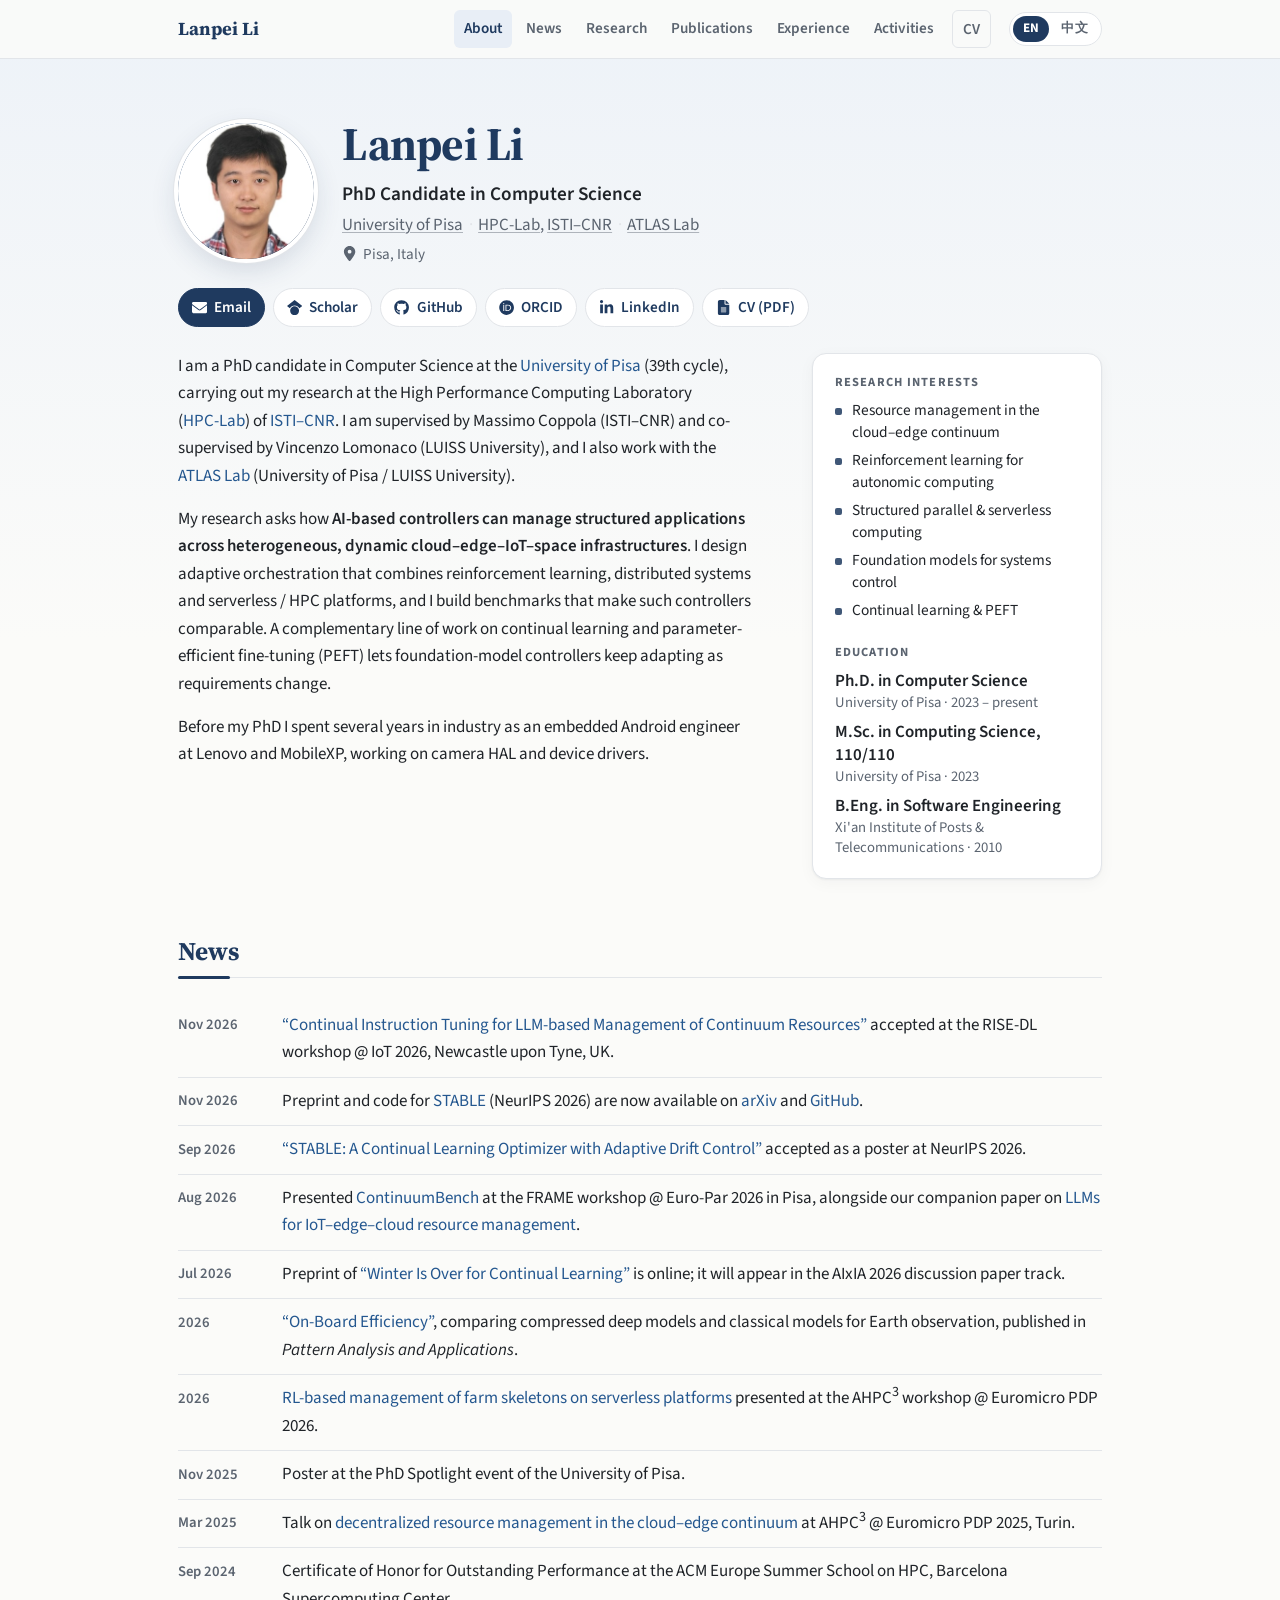
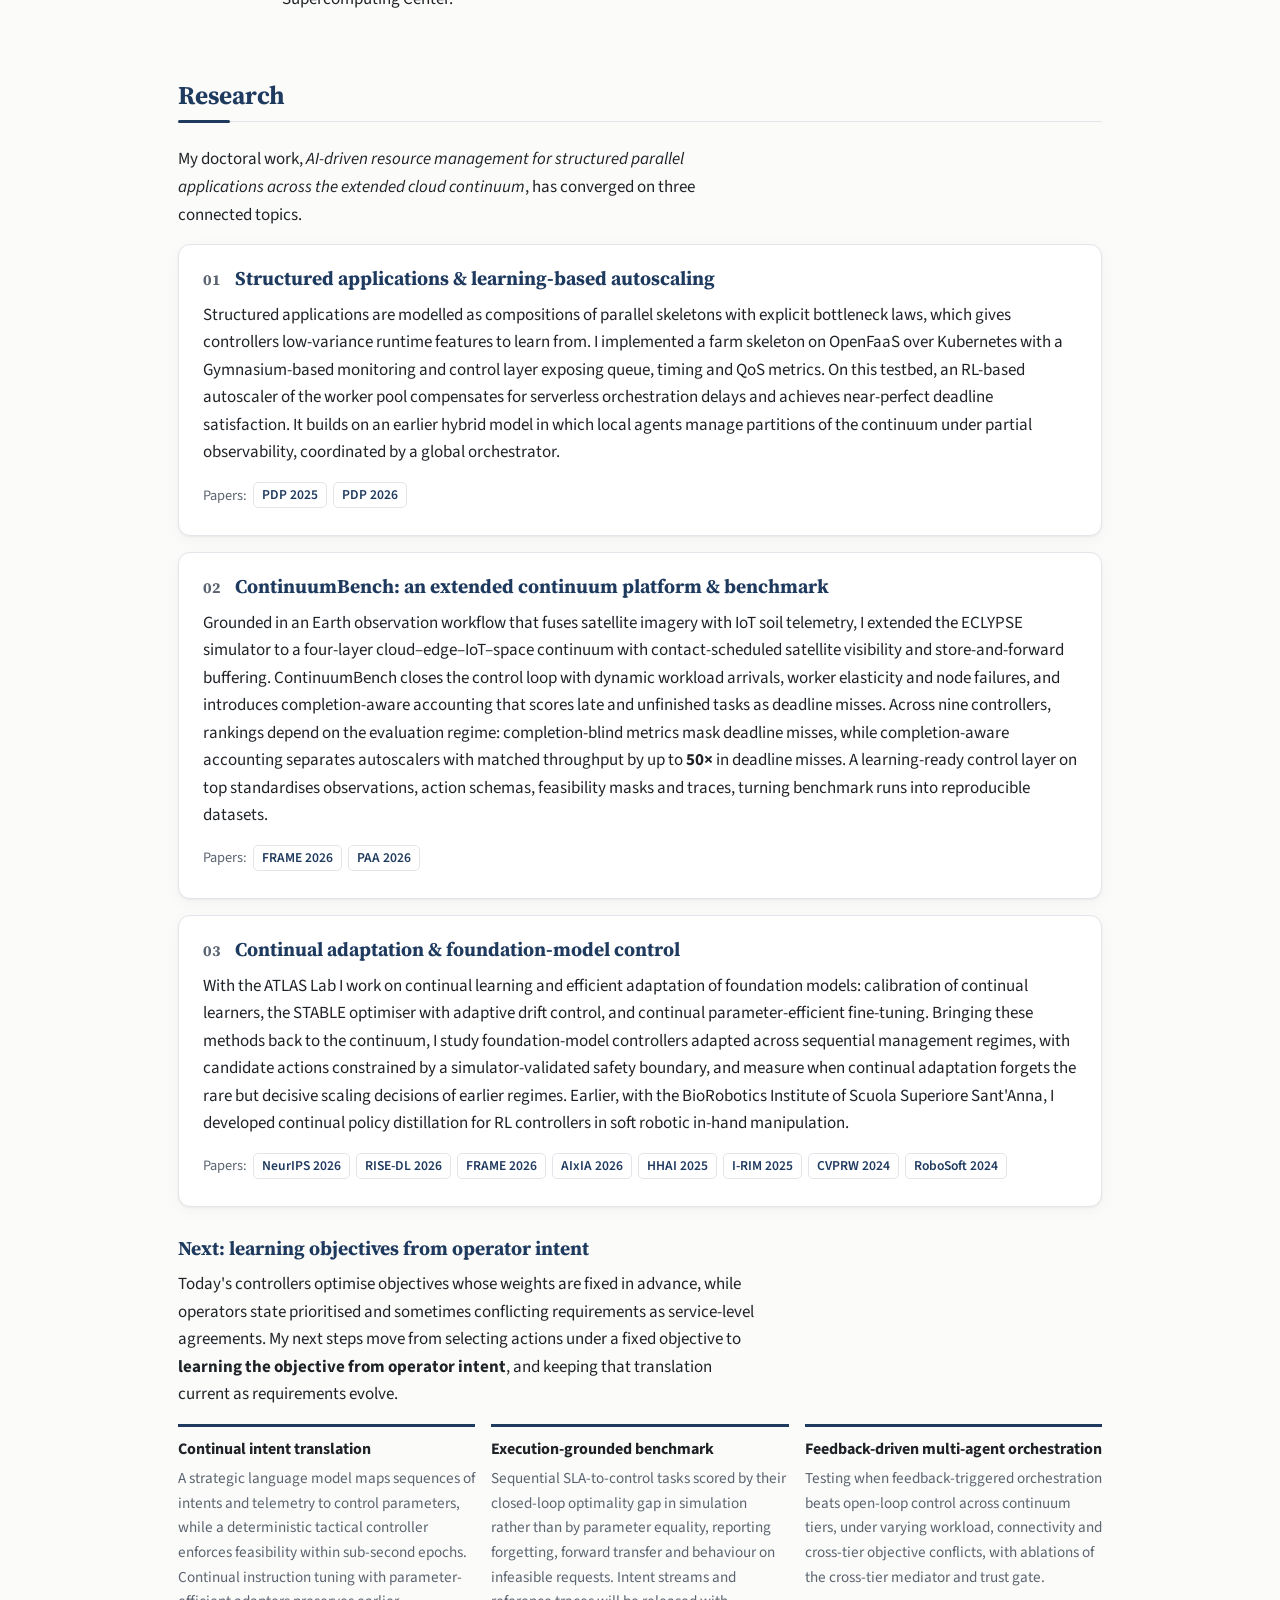
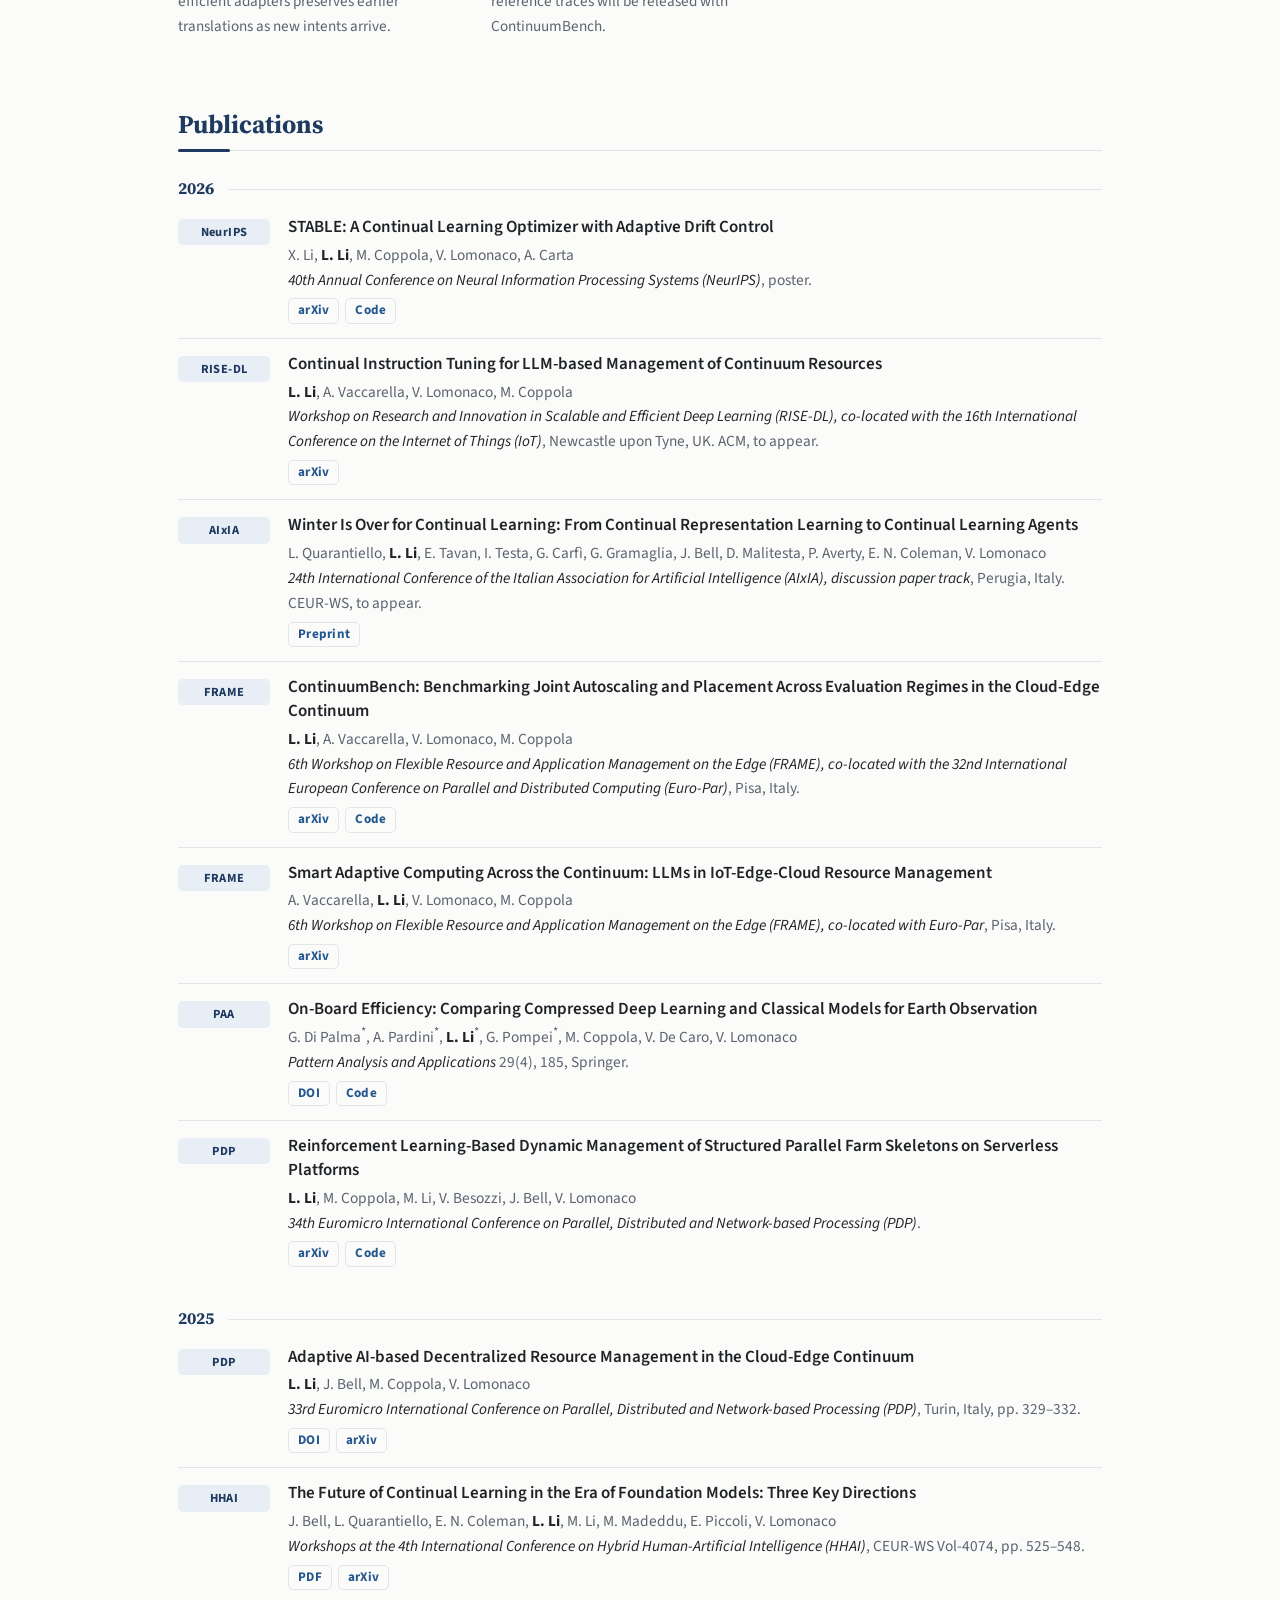
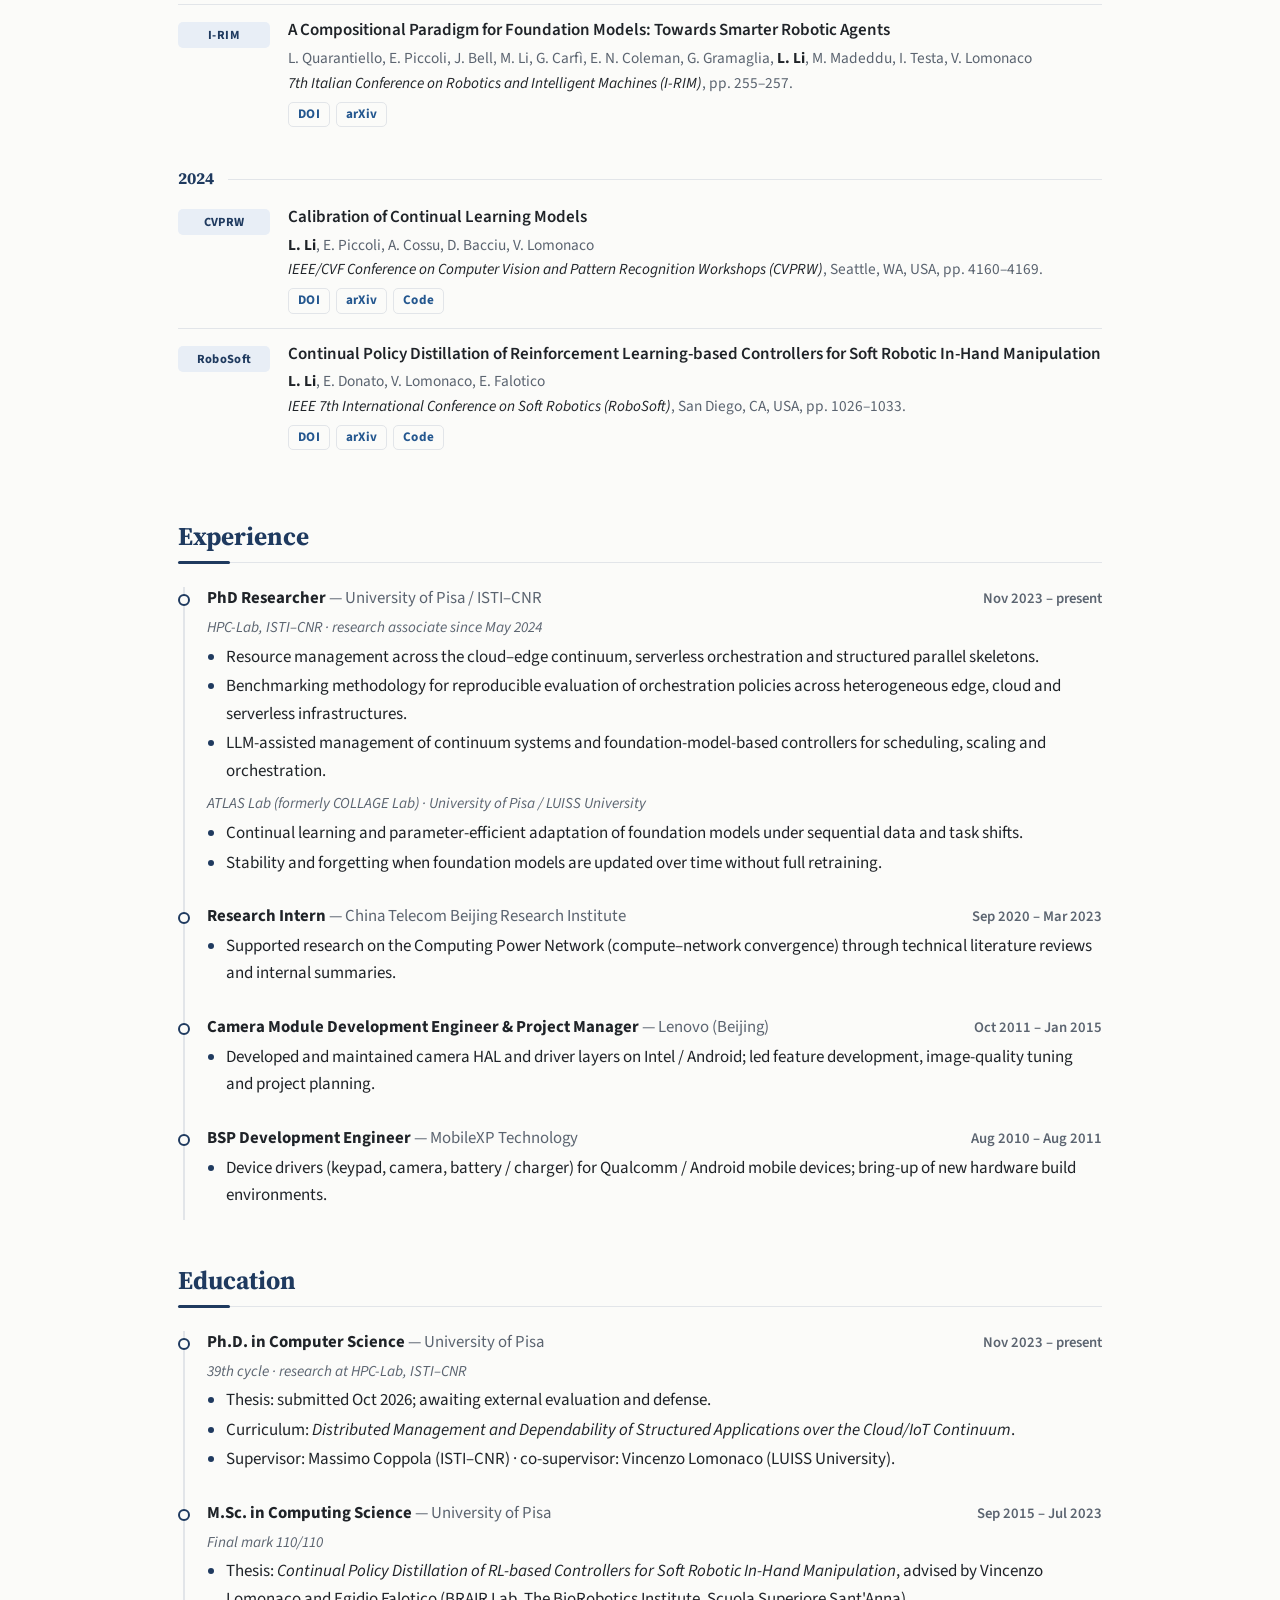
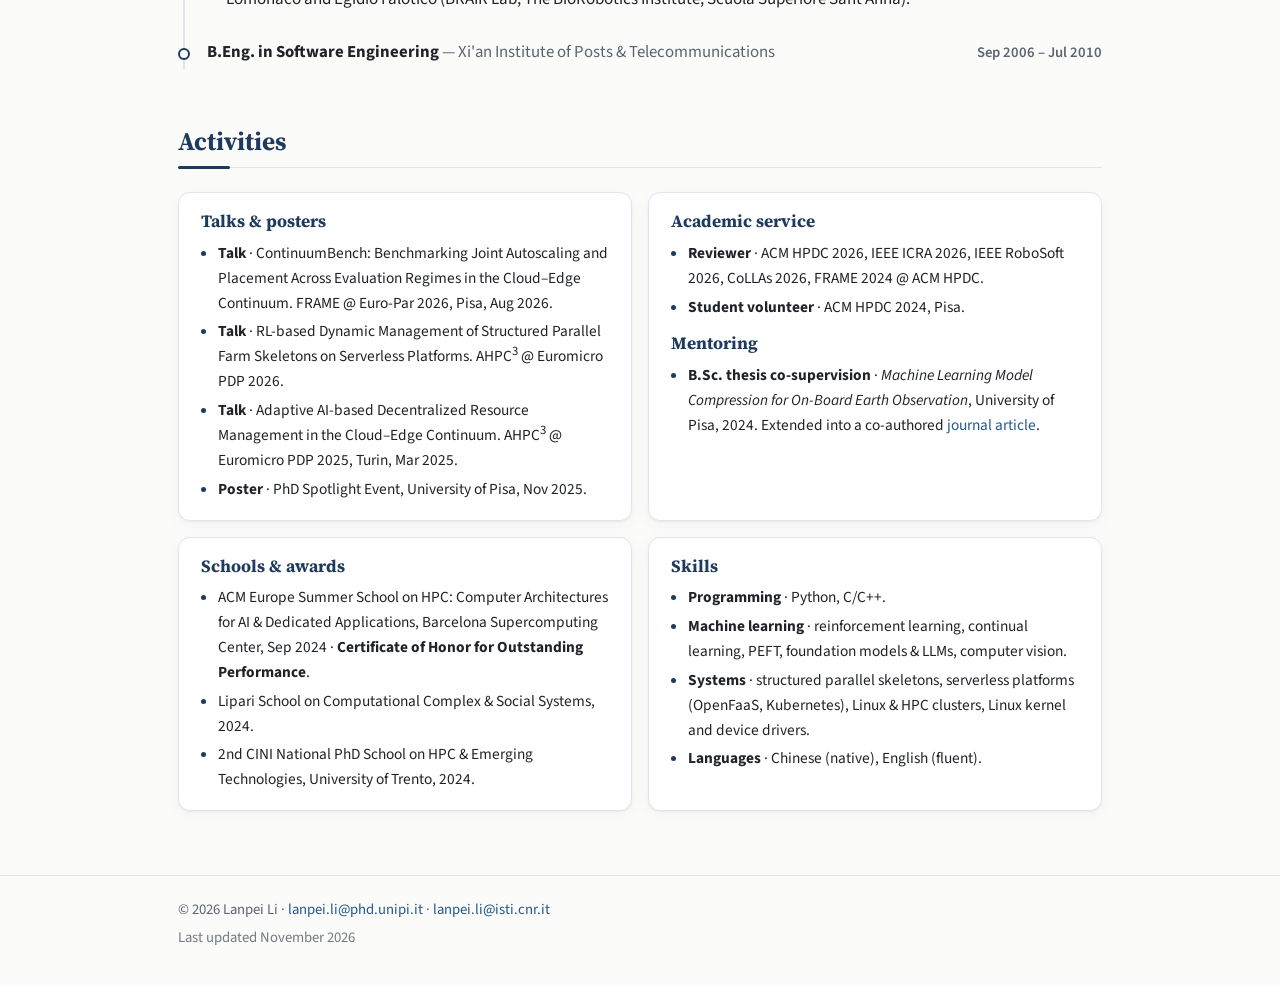
<file: index.html>
<!doctype html>
<html lang="en">
<head>
  <meta charset="utf-8">
  <meta name="viewport" content="width=device-width, initial-scale=1">
  <title>Lanpei Li · PhD Candidate, University of Pisa &amp; ISTI–CNR</title>
  <meta name="description" content="Lanpei Li is a PhD candidate in Computer Science at the University of Pisa and HPC-Lab, ISTI–CNR, working on AI-driven resource management across the cloud–edge continuum, reinforcement learning, and continual learning.">
  <meta name="author" content="Lanpei Li">
  <link rel="canonical" href="https://lilanpei.github.io/">
  <link rel="alternate" hreflang="en" href="https://lilanpei.github.io/">
  <link rel="alternate" hreflang="zh-CN" href="https://lilanpei.github.io/zh/">
  <link rel="alternate" hreflang="x-default" href="https://lilanpei.github.io/">
  <meta property="og:type" content="profile">
  <meta property="og:title" content="Lanpei Li">
  <meta property="og:description" content="PhD candidate at the University of Pisa &amp; HPC-Lab, ISTI–CNR. AI-driven resource management across the cloud–edge continuum.">
  <meta property="og:url" content="https://lilanpei.github.io/">
  <meta name="color-scheme" content="light">
  <link rel="icon" href="assets/favicon.svg" type="image/svg+xml">
  <link rel="preconnect" href="https://fonts.googleapis.com">
  <link rel="preconnect" href="https://fonts.gstatic.com" crossorigin>
  <link rel="stylesheet" href="https://fonts.googleapis.com/css2?family=Source+Sans+3:ital,wght@0,400;0,600;0,700;1,400&family=Source+Serif+4:opsz,wght@8..60,600;8..60,700&display=swap">
  <link rel="stylesheet" href="assets/css/style.css">
  <script type="application/ld+json">
  {
    "@context": "https://schema.org",
    "@type": "Person",
    "name": "Lanpei Li",
    "alternateName": "李澜培",
    "url": "https://lilanpei.github.io/",
    "jobTitle": "PhD Candidate in Computer Science",
    "email": "mailto:lanpei.li@phd.unipi.it",
    "affiliation": [
      { "@type": "CollegeOrUniversity", "name": "University of Pisa" },
      { "@type": "ResearchOrganization", "name": "ISTI–CNR, HPC-Lab" }
    ],
    "sameAs": [
      "https://github.com/lilanpei",
      "https://orcid.org/0009-0005-4370-1020",
      "https://www.linkedin.com/in/lilanpei/",
      "https://scholar.google.it/citations?user=PnkoFQYAAAAJ"
    ]
  }
  </script>
</head>
<body>
  <a class="skip" href="#main">Skip to content</a>

  <header class="site-header">
    <div class="wrap header-inner">
      <a class="brand" href="#about">Lanpei Li</a>
      <nav class="site-nav" aria-label="Sections">
        <a href="#about">About</a>
        <a href="#news">News</a>
        <a href="#research">Research</a>
        <a href="#publications">Publications</a>
        <a href="#experience">Experience</a>
        <a href="#activities">Activities</a>
        <a href="assets/cv/Lanpei_Li_CV.pdf" class="nav-cv">CV</a>
      </nav>
      <div class="lang-switch" role="group" aria-label="Language / 语言">
        <a href="./" lang="en" hreflang="en" aria-current="page">EN</a>
        <a href="zh/" lang="zh-CN" hreflang="zh-CN">中文</a>
      </div>
    </div>
  </header>

  <main id="main">
    <!-- ================= ABOUT ================= -->
    <section id="about" class="wrap hero">
      <div class="hero-top">
        <img class="avatar" src="assets/profile.JPG" alt="Portrait of Lanpei Li" width="136" height="136">
        <div class="hero-id">
          <h1>Lanpei Li</h1>
          <p class="role">PhD Candidate in Computer Science</p>
          <p class="affil"><a href="https://www.unipi.it/">University of Pisa</a> <span class="dot">·</span> <a href="https://hpc.isti.cnr.it/">HPC-Lab</a>, <a href="https://www.isti.cnr.it/">ISTI–CNR</a> <span class="dot">·</span> <a href="https://atlas.vincenzolomonaco.com/">ATLAS Lab</a></p>
          <p class="place"><svg class="i" aria-hidden="true"><use href="assets/icons.svg#i-location"/></svg>Pisa, Italy</p>
        </div>
      </div>

      <ul class="links" aria-label="Contact and profiles">
        <li><a href="mailto:lanpei.li@phd.unipi.it"><svg class="i" aria-hidden="true"><use href="assets/icons.svg#i-email"/></svg>Email</a></li>
        <li><a href="https://scholar.google.it/citations?user=PnkoFQYAAAAJ"><svg class="i" aria-hidden="true"><use href="assets/icons.svg#i-scholar"/></svg>Scholar</a></li>
        <li><a href="https://github.com/lilanpei"><svg class="i" aria-hidden="true"><use href="assets/icons.svg#i-github"/></svg>GitHub</a></li>
        <li><a href="https://orcid.org/0009-0005-4370-1020"><svg class="i" aria-hidden="true"><use href="assets/icons.svg#i-orcid"/></svg>ORCID</a></li>
        <li><a href="https://www.linkedin.com/in/lilanpei/"><svg class="i" aria-hidden="true"><use href="assets/icons.svg#i-linkedin"/></svg>LinkedIn</a></li>
        <li><a href="assets/cv/Lanpei_Li_CV.pdf"><svg class="i" aria-hidden="true"><use href="assets/icons.svg#i-cv"/></svg>CV (PDF)</a></li>
      </ul>

      <div class="hero-body">
      <div class="bio">
        <p>
          I am a PhD candidate in Computer Science at the <a href="https://www.unipi.it/">University of Pisa</a> (39th cycle),
          carrying out my research at the High Performance Computing Laboratory
          (<a href="https://hpc.isti.cnr.it/">HPC-Lab</a>) of <a href="https://www.isti.cnr.it/">ISTI–CNR</a>. I am supervised by Massimo Coppola (ISTI–CNR)
          and co-supervised by Vincenzo Lomonaco (LUISS University), and I also work with the
          <a href="https://atlas.vincenzolomonaco.com/">ATLAS Lab</a> (University of Pisa / LUISS University).
        </p>
        <p>
          My research asks how <strong>AI-based controllers can manage structured applications across heterogeneous,
          dynamic cloud–edge–IoT–space infrastructures</strong>. I design adaptive orchestration that combines
          reinforcement learning, distributed systems and serverless / HPC platforms, and I build benchmarks that make
          such controllers comparable. A complementary line of work on continual learning and parameter-efficient
          fine-tuning (PEFT) lets foundation-model controllers keep adapting as requirements change.
        </p>
        <p>
          Before my PhD I spent several years in industry as an embedded Android engineer at Lenovo and MobileXP,
          working on camera HAL and device drivers.
        </p>
      </div>

      <aside class="hero-side">
        <div>
          <h2 class="mini">Research interests</h2>
          <ul class="tags">
            <li>Resource management in the cloud–edge continuum</li>
            <li>Reinforcement learning for autonomic computing</li>
            <li>Structured parallel &amp; serverless computing</li>
            <li>Foundation models for systems control</li>
            <li>Continual learning &amp; PEFT</li>
          </ul>
        </div>
        <div>
          <h2 class="mini">Education</h2>
          <ul class="edu">
            <li>
              <span class="edu-deg">Ph.D. in Computer Science</span>
              <span class="edu-meta">University of Pisa · 2023 – present</span>
            </li>
            <li>
              <span class="edu-deg">M.Sc. in Computing Science, 110/110</span>
              <span class="edu-meta">University of Pisa · 2023</span>
            </li>
            <li>
              <span class="edu-deg">B.Eng. in Software Engineering</span>
              <span class="edu-meta">Xi'an Institute of Posts &amp; Telecommunications · 2010</span>
            </li>
          </ul>
        </div>
      </aside>
      </div>
    </section>

    <!-- ================= NEWS ================= -->
    <section id="news" class="wrap block">
      <h2>News</h2>
      <ul class="news">
        <li><time>Nov 2026</time><span><a href="#pub-risedl26">“Continual Instruction Tuning for LLM-based Management of Continuum Resources”</a> accepted at the RISE-DL workshop @ IoT 2026, Newcastle upon Tyne, UK.</span></li>
        <li><time>Nov 2026</time><span>Preprint and code for <a href="#pub-neurips26">STABLE</a> (NeurIPS 2026) are now available on <a href="https://arxiv.org/abs/2611.10655">arXiv</a> and <a href="https://github.com/atlas-luiss/STABLE">GitHub</a>.</span></li>
        <li><time>Sep 2026</time><span><a href="#pub-neurips26">“STABLE: A Continual Learning Optimizer with Adaptive Drift Control”</a> accepted as a poster at NeurIPS 2026.</span></li>
        <li><time>Aug 2026</time><span>Presented <a href="#pub-frame26-bench">ContinuumBench</a> at the FRAME workshop @ Euro-Par 2026 in Pisa, alongside our companion paper on <a href="#pub-frame26-llm">LLMs for IoT–edge–cloud resource management</a>.</span></li>
        <li><time>Jul 2026</time><span>Preprint of <a href="#pub-aixia26">“Winter Is Over for Continual Learning”</a> is online; it will appear in the AIxIA 2026 discussion paper track.</span></li>
        <li><time>2026</time><span><a href="#pub-paa26">“On-Board Efficiency”</a>, comparing compressed deep models and classical models for Earth observation, published in <em>Pattern Analysis and Applications</em>.</span></li>
        <li><time>2026</time><span><a href="#pub-pdp26">RL-based management of farm skeletons on serverless platforms</a> presented at the AHPC<sup>3</sup> workshop @ Euromicro PDP 2026.</span></li>
        <li><time>Nov 2025</time><span>Poster at the PhD Spotlight event of the University of Pisa.</span></li>
        <li><time>Mar 2025</time><span>Talk on <a href="#pub-pdp25">decentralized resource management in the cloud–edge continuum</a> at AHPC<sup>3</sup> @ Euromicro PDP 2025, Turin.</span></li>
        <li><time>Sep 2024</time><span>Certificate of Honor for Outstanding Performance at the ACM Europe Summer School on HPC, Barcelona Supercomputing Center.</span></li>
      </ul>
    </section>

    <!-- ================= RESEARCH ================= -->
    <section id="research" class="wrap block">
      <h2>Research</h2>
      <p class="lede">
        My doctoral work, <em>AI-driven resource management for structured parallel applications across the extended
        cloud continuum</em>, has converged on three connected topics.
      </p>

      <div class="themes">
        <article class="theme">
          <header>
            <span class="theme-num">01</span>
            <h3>Structured applications &amp; learning-based autoscaling</h3>
          </header>
          <p>
            Structured applications are modelled as compositions of parallel skeletons with explicit bottleneck laws,
            which gives controllers low-variance runtime features to learn from. I implemented a farm skeleton on
            OpenFaaS over Kubernetes with a Gymnasium-based monitoring and control layer exposing queue, timing and QoS
            metrics. On this testbed, an RL-based autoscaler of the worker pool compensates for serverless
            orchestration delays and achieves near-perfect deadline satisfaction. It builds on an earlier hybrid model
            in which local agents manage partitions of the continuum under partial observability, coordinated by a
            global orchestrator.
          </p>
          <p class="related">Papers: <a href="#pub-pdp25">PDP 2025</a> <a href="#pub-pdp26">PDP 2026</a></p>
        </article>

        <article class="theme">
          <header>
            <span class="theme-num">02</span>
            <h3>ContinuumBench: an extended continuum platform &amp; benchmark</h3>
          </header>
          <p>
            Grounded in an Earth observation workflow that fuses satellite imagery with IoT soil telemetry, I extended
            the ECLYPSE simulator to a four-layer cloud–edge–IoT–space continuum with contact-scheduled satellite
            visibility and store-and-forward buffering. ContinuumBench closes the control loop with dynamic workload
            arrivals, worker elasticity and node failures, and introduces completion-aware accounting that scores late
            and unfinished tasks as deadline misses. Across nine controllers, rankings depend on the evaluation regime:
            completion-blind metrics mask deadline misses, while completion-aware accounting separates autoscalers with
            matched throughput by up to <strong>50×</strong> in deadline misses. A learning-ready control layer on top
            standardises observations, action schemas, feasibility masks and traces, turning benchmark runs into
            reproducible datasets.
          </p>
          <p class="related">Papers: <a href="#pub-frame26-bench">FRAME 2026</a> <a href="#pub-paa26">PAA 2026</a></p>
        </article>

        <article class="theme">
          <header>
            <span class="theme-num">03</span>
            <h3>Continual adaptation &amp; foundation-model control</h3>
          </header>
          <p>
            With the ATLAS Lab I work on continual learning and efficient adaptation of foundation models: calibration
            of continual learners, the STABLE optimiser with adaptive drift control, and continual
            parameter-efficient fine-tuning. Bringing these methods back to the continuum, I study foundation-model
            controllers adapted across sequential management regimes, with candidate actions constrained by a
            simulator-validated safety boundary, and measure when continual adaptation forgets the rare but decisive
            scaling decisions of earlier regimes. Earlier, with the BioRobotics Institute of Scuola Superiore
            Sant'Anna, I developed continual policy distillation for RL controllers in soft robotic in-hand
            manipulation.
          </p>
          <p class="related">Papers: <a href="#pub-neurips26">NeurIPS 2026</a> <a href="#pub-risedl26">RISE-DL 2026</a> <a href="#pub-frame26-llm">FRAME 2026</a> <a href="#pub-aixia26">AIxIA 2026</a> <a href="#pub-hhai25">HHAI 2025</a> <a href="#pub-irim25">I-RIM 2025</a> <a href="#pub-cvprw24">CVPRW 2024</a> <a href="#pub-robosoft24">RoboSoft 2024</a></p>
        </article>
      </div>

      <div class="next">
        <h3 class="next-title">Next: learning objectives from operator intent</h3>
        <p>
          Today's controllers optimise objectives whose weights are fixed in advance, while operators state
          prioritised and sometimes conflicting requirements as service-level agreements. My next steps move from
          selecting actions under a fixed objective to <strong>learning the objective from operator intent</strong>,
          and keeping that translation current as requirements evolve.
        </p>
        <div class="next-grid">
          <div class="next-item">
            <h4>Continual intent translation</h4>
            <p>A strategic language model maps sequences of intents and telemetry to control parameters, while a
            deterministic tactical controller enforces feasibility within sub-second epochs. Continual instruction
            tuning with parameter-efficient adapters preserves earlier translations as new intents arrive.</p>
          </div>
          <div class="next-item">
            <h4>Execution-grounded benchmark</h4>
            <p>Sequential SLA-to-control tasks scored by their closed-loop optimality gap in simulation rather than by
            parameter equality, reporting forgetting, forward transfer and behaviour on infeasible requests. Intent
            streams and reference traces will be released with ContinuumBench.</p>
          </div>
          <div class="next-item">
            <h4>Feedback-driven multi-agent orchestration</h4>
            <p>Testing when feedback-triggered orchestration beats open-loop control across continuum tiers, under
            varying workload, connectivity and cross-tier objective conflicts, with ablations of the cross-tier
            mediator and trust gate.</p>
          </div>
        </div>
      </div>
    </section>

    <!-- ================= PUBLICATIONS ================= -->
    <section id="publications" class="wrap block">
      <h2>Publications</h2>

      <h3 class="year">2026</h3>
      <ol class="pubs">
        <li class="pub" id="pub-neurips26">
          <span class="venue">NeurIPS</span>
          <div>
            <p class="pub-title">STABLE: A Continual Learning Optimizer with Adaptive Drift Control</p>
            <p class="pub-authors">X. Li, <b>L. Li</b>, M. Coppola, V. Lomonaco, A. Carta</p>
            <p class="pub-venue"><em>40th Annual Conference on Neural Information Processing Systems (NeurIPS)</em>, poster.</p>
            <p class="pub-links"><a href="https://arxiv.org/abs/2611.10655">arXiv</a> <a href="https://github.com/atlas-luiss/STABLE">Code</a></p>
          </div>
        </li>
        <li class="pub" id="pub-risedl26">
          <span class="venue">RISE-DL</span>
          <div>
            <p class="pub-title">Continual Instruction Tuning for LLM-based Management of Continuum Resources</p>
            <p class="pub-authors"><b>L. Li</b>, A. Vaccarella, V. Lomonaco, M. Coppola</p>
            <p class="pub-venue"><em>Workshop on Research and Innovation in Scalable and Efficient Deep Learning (RISE-DL), co-located with the 16th International Conference on the Internet of Things (IoT)</em>, Newcastle upon Tyne, UK. ACM, to appear.</p>
            <p class="pub-links"><a href="https://arxiv.org/abs/2611.10292">arXiv</a></p>
          </div>
        </li>
        <li class="pub" id="pub-aixia26">
          <span class="venue">AIxIA</span>
          <div>
            <p class="pub-title">Winter Is Over for Continual Learning: From Continual Representation Learning to Continual Learning Agents</p>
            <p class="pub-authors">L. Quarantiello, <b>L. Li</b>, E. Tavan, I. Testa, G. Carfì, G. Gramaglia, J. Bell, D. Malitesta, P. Averty, E. N. Coleman, V. Lomonaco</p>
            <p class="pub-venue"><em>24th International Conference of the Italian Association for Artificial Intelligence (AIxIA), discussion paper track</em>, Perugia, Italy. CEUR-WS, to appear.</p>
            <p class="pub-links"><a href="https://doi.org/10.20944/preprints202607.1116.v1">Preprint</a></p>
          </div>
        </li>
        <li class="pub" id="pub-frame26-bench">
          <span class="venue">FRAME</span>
          <div>
            <p class="pub-title">ContinuumBench: Benchmarking Joint Autoscaling and Placement Across Evaluation Regimes in the Cloud-Edge Continuum</p>
            <p class="pub-authors"><b>L. Li</b>, A. Vaccarella, V. Lomonaco, M. Coppola</p>
            <p class="pub-venue"><em>6th Workshop on Flexible Resource and Application Management on the Edge (FRAME), co-located with the 32nd International European Conference on Parallel and Distributed Computing (Euro-Par)</em>, Pisa, Italy.</p>
            <p class="pub-links"><a href="https://arxiv.org/abs/2609.08946">arXiv</a> <a href="https://github.com/lilanpei/ContinuumBench">Code</a></p>
          </div>
        </li>
        <li class="pub" id="pub-frame26-llm">
          <span class="venue">FRAME</span>
          <div>
            <p class="pub-title">Smart Adaptive Computing Across the Continuum: LLMs in IoT-Edge-Cloud Resource Management</p>
            <p class="pub-authors">A. Vaccarella, <b>L. Li</b>, V. Lomonaco, M. Coppola</p>
            <p class="pub-venue"><em>6th Workshop on Flexible Resource and Application Management on the Edge (FRAME), co-located with Euro-Par</em>, Pisa, Italy.</p>
            <p class="pub-links"><a href="https://arxiv.org/abs/2609.09348">arXiv</a></p>
          </div>
        </li>
        <li class="pub" id="pub-paa26">
          <span class="venue">PAA</span>
          <div>
            <p class="pub-title">On-Board Efficiency: Comparing Compressed Deep Learning and Classical Models for Earth Observation</p>
            <p class="pub-authors">G. Di Palma<sup title="Joint first authors">*</sup>, A. Pardini<sup title="Joint first authors">*</sup>, <b>L. Li</b><sup title="Joint first authors">*</sup>, G. Pompei<sup title="Joint first authors">*</sup>, M. Coppola, V. De Caro, V. Lomonaco</p>
            <p class="pub-venue"><em>Pattern Analysis and Applications</em> 29(4), 185, Springer.</p>
            <p class="pub-links"><a href="https://doi.org/10.1007/s10044-026-01720-0">DOI</a> <a href="https://github.com/lilanpei/Earth-Observation">Code</a></p>
          </div>
        </li>
        <li class="pub" id="pub-pdp26">
          <span class="venue">PDP</span>
          <div>
            <p class="pub-title">Reinforcement Learning-Based Dynamic Management of Structured Parallel Farm Skeletons on Serverless Platforms</p>
            <p class="pub-authors"><b>L. Li</b>, M. Coppola, M. Li, V. Besozzi, J. Bell, V. Lomonaco</p>
            <p class="pub-venue"><em>34th Euromicro International Conference on Parallel, Distributed and Network-based Processing (PDP)</em>.</p>
            <p class="pub-links"><a href="https://arxiv.org/abs/2602.06555">arXiv</a> <a href="https://github.com/lilanpei/RL-OpenFaaS-Farm">Code</a></p>
          </div>
        </li>
      </ol>

      <h3 class="year">2025</h3>
      <ol class="pubs">
        <li class="pub" id="pub-pdp25">
          <span class="venue">PDP</span>
          <div>
            <p class="pub-title">Adaptive AI-based Decentralized Resource Management in the Cloud-Edge Continuum</p>
            <p class="pub-authors"><b>L. Li</b>, J. Bell, M. Coppola, V. Lomonaco</p>
            <p class="pub-venue"><em>33rd Euromicro International Conference on Parallel, Distributed and Network-based Processing (PDP)</em>, Turin, Italy, pp. 329–332.</p>
            <p class="pub-links"><a href="https://doi.org/10.1109/PDP66500.2025.00053">DOI</a> <a href="https://arxiv.org/abs/2501.15802">arXiv</a></p>
          </div>
        </li>
        <li class="pub" id="pub-hhai25">
          <span class="venue">HHAI</span>
          <div>
            <p class="pub-title">The Future of Continual Learning in the Era of Foundation Models: Three Key Directions</p>
            <p class="pub-authors">J. Bell, L. Quarantiello, E. N. Coleman, <b>L. Li</b>, M. Li, M. Madeddu, E. Piccoli, V. Lomonaco</p>
            <p class="pub-venue"><em>Workshops at the 4th International Conference on Hybrid Human-Artificial Intelligence (HHAI)</em>, CEUR-WS Vol-4074, pp. 525–548.</p>
            <p class="pub-links"><a href="https://ceur-ws.org/Vol-4074/paper10-13.pdf">PDF</a> <a href="https://arxiv.org/abs/2506.03320">arXiv</a></p>
          </div>
        </li>
        <li class="pub" id="pub-irim25">
          <span class="venue">I-RIM</span>
          <div>
            <p class="pub-title">A Compositional Paradigm for Foundation Models: Towards Smarter Robotic Agents</p>
            <p class="pub-authors">L. Quarantiello, E. Piccoli, J. Bell, M. Li, G. Carfì, E. N. Coleman, G. Gramaglia, <b>L. Li</b>, M. Madeddu, I. Testa, V. Lomonaco</p>
            <p class="pub-venue"><em>7th Italian Conference on Robotics and Intelligent Machines (I-RIM)</em>, pp. 255–257.</p>
            <p class="pub-links"><a href="https://doi.org/10.5281/zenodo.17629900">DOI</a> <a href="https://arxiv.org/abs/2510.18608">arXiv</a></p>
          </div>
        </li>
      </ol>

      <h3 class="year">2024</h3>
      <ol class="pubs">
        <li class="pub" id="pub-cvprw24">
          <span class="venue">CVPRW</span>
          <div>
            <p class="pub-title">Calibration of Continual Learning Models</p>
            <p class="pub-authors"><b>L. Li</b>, E. Piccoli, A. Cossu, D. Bacciu, V. Lomonaco</p>
            <p class="pub-venue"><em>IEEE/CVF Conference on Computer Vision and Pattern Recognition Workshops (CVPRW)</em>, Seattle, WA, USA, pp. 4160–4169.</p>
            <p class="pub-links"><a href="https://doi.org/10.1109/CVPRW63382.2024.00419">DOI</a> <a href="https://arxiv.org/abs/2404.07817">arXiv</a> <a href="https://github.com/lilanpei/Continual-Calibration">Code</a></p>
          </div>
        </li>
        <li class="pub" id="pub-robosoft24">
          <span class="venue">RoboSoft</span>
          <div>
            <p class="pub-title">Continual Policy Distillation of Reinforcement Learning-based Controllers for Soft Robotic In-Hand Manipulation</p>
            <p class="pub-authors"><b>L. Li</b>, E. Donato, V. Lomonaco, E. Falotico</p>
            <p class="pub-venue"><em>IEEE 7th International Conference on Soft Robotics (RoboSoft)</em>, San Diego, CA, USA, pp. 1026–1033.</p>
            <p class="pub-links"><a href="https://doi.org/10.1109/RoboSoft60065.2024.10522027">DOI</a> <a href="https://arxiv.org/abs/2404.04219">arXiv</a> <a href="https://github.com/lilanpei/Continual-Policy-Distillation-for-Soft-Robotic">Code</a></p>
          </div>
        </li>
      </ol>
    </section>

    <!-- ================= EXPERIENCE ================= -->
    <section id="experience" class="wrap block">
      <h2>Experience</h2>
      <ol class="timeline">
        <li>
          <div class="tl-head">
            <h3>PhD Researcher <span class="at">University of Pisa / ISTI–CNR</span></h3>
            <span class="when">Nov 2023 – present</span>
          </div>
          <p class="tl-sub">HPC-Lab, ISTI–CNR · research associate since May 2024</p>
          <ul>
            <li>Resource management across the cloud–edge continuum, serverless orchestration and structured parallel skeletons.</li>
            <li>Benchmarking methodology for reproducible evaluation of orchestration policies across heterogeneous edge, cloud and serverless infrastructures.</li>
            <li>LLM-assisted management of continuum systems and foundation-model-based controllers for scheduling, scaling and orchestration.</li>
          </ul>
          <p class="tl-sub">ATLAS Lab (formerly COLLAGE Lab) · University of Pisa / LUISS University</p>
          <ul>
            <li>Continual learning and parameter-efficient adaptation of foundation models under sequential data and task shifts.</li>
            <li>Stability and forgetting when foundation models are updated over time without full retraining.</li>
          </ul>
        </li>
        <li>
          <div class="tl-head">
            <h3>Research Intern <span class="at">China Telecom Beijing Research Institute</span></h3>
            <span class="when">Sep 2020 – Mar 2023</span>
          </div>
          <ul>
            <li>Supported research on the Computing Power Network (compute–network convergence) through technical literature reviews and internal summaries.</li>
          </ul>
        </li>
        <li>
          <div class="tl-head">
            <h3>Camera Module Development Engineer &amp; Project Manager <span class="at">Lenovo (Beijing)</span></h3>
            <span class="when">Oct 2011 – Jan 2015</span>
          </div>
          <ul>
            <li>Developed and maintained camera HAL and driver layers on Intel / Android; led feature development, image-quality tuning and project planning.</li>
          </ul>
        </li>
        <li>
          <div class="tl-head">
            <h3>BSP Development Engineer <span class="at">MobileXP Technology</span></h3>
            <span class="when">Aug 2010 – Aug 2011</span>
          </div>
          <ul>
            <li>Device drivers (keypad, camera, battery / charger) for Qualcomm / Android mobile devices; bring-up of new hardware build environments.</li>
          </ul>
        </li>
      </ol>

      <h2 class="h2-sub">Education</h2>
      <ol class="timeline">
        <li>
          <div class="tl-head">
            <h3>Ph.D. in Computer Science <span class="at">University of Pisa</span></h3>
            <span class="when">Nov 2023 – present</span>
          </div>
          <p class="tl-sub">39th cycle · research at HPC-Lab, ISTI–CNR</p>
          <ul>
            <li>Thesis: submitted Oct 2026; awaiting external evaluation and defense.</li>
            <li>Curriculum: <em>Distributed Management and Dependability of Structured Applications over the Cloud/IoT Continuum</em>.</li>
            <li>Supervisor: Massimo Coppola (ISTI–CNR) · co-supervisor: Vincenzo Lomonaco (LUISS University).</li>
          </ul>
        </li>
        <li>
          <div class="tl-head">
            <h3>M.Sc. in Computing Science <span class="at">University of Pisa</span></h3>
            <span class="when">Sep 2015 – Jul 2023</span>
          </div>
          <p class="tl-sub">Final mark 110/110</p>
          <ul>
            <li>Thesis: <em>Continual Policy Distillation of RL-based Controllers for Soft Robotic In-Hand Manipulation</em>, advised by Vincenzo Lomonaco and Egidio Falotico (BRAIR Lab, The BioRobotics Institute, Scuola Superiore Sant'Anna).</li>
          </ul>
        </li>
        <li>
          <div class="tl-head">
            <h3>B.Eng. in Software Engineering <span class="at">Xi'an Institute of Posts &amp; Telecommunications</span></h3>
            <span class="when">Sep 2006 – Jul 2010</span>
          </div>
        </li>
      </ol>
    </section>

    <!-- ================= ACTIVITIES ================= -->
    <section id="activities" class="wrap block">
      <h2>Activities</h2>
      <div class="acts">
        <div class="act">
          <h3>Talks &amp; posters</h3>
          <ul>
            <li><b>Talk</b> · ContinuumBench: Benchmarking Joint Autoscaling and Placement Across Evaluation Regimes in the Cloud–Edge Continuum. FRAME @ Euro-Par 2026, Pisa, Aug 2026.</li>
            <li><b>Talk</b> · RL-based Dynamic Management of Structured Parallel Farm Skeletons on Serverless Platforms. AHPC<sup>3</sup> @ Euromicro PDP 2026.</li>
            <li><b>Talk</b> · Adaptive AI-based Decentralized Resource Management in the Cloud–Edge Continuum. AHPC<sup>3</sup> @ Euromicro PDP 2025, Turin, Mar 2025.</li>
            <li><b>Poster</b> · PhD Spotlight Event, University of Pisa, Nov 2025.</li>
          </ul>
        </div>
        <div class="act">
          <h3>Academic service</h3>
          <ul>
            <li><b>Reviewer</b> · ACM HPDC 2026, IEEE ICRA 2026, IEEE RoboSoft 2026, CoLLAs 2026, FRAME 2024 @ ACM HPDC.</li>
            <li><b>Student volunteer</b> · ACM HPDC 2024, Pisa.</li>
          </ul>
          <h3>Mentoring</h3>
          <ul>
            <li><b>B.Sc. thesis co-supervision</b> · <em>Machine Learning Model Compression for On-Board Earth Observation</em>, University of Pisa, 2024. Extended into a co-authored <a href="#pub-paa26">journal article</a>.</li>
          </ul>
        </div>
        <div class="act">
          <h3>Schools &amp; awards</h3>
          <ul>
            <li>ACM Europe Summer School on HPC: Computer Architectures for AI &amp; Dedicated Applications, Barcelona Supercomputing Center, Sep 2024 · <b>Certificate of Honor for Outstanding Performance</b>.</li>
            <li>Lipari School on Computational Complex &amp; Social Systems, 2024.</li>
            <li>2nd CINI National PhD School on HPC &amp; Emerging Technologies, University of Trento, 2024.</li>
          </ul>
        </div>
        <div class="act">
          <h3>Skills</h3>
          <ul>
            <li><b>Programming</b> · Python, C/C++.</li>
            <li><b>Machine learning</b> · reinforcement learning, continual learning, PEFT, foundation models &amp; LLMs, computer vision.</li>
            <li><b>Systems</b> · structured parallel skeletons, serverless platforms (OpenFaaS, Kubernetes), Linux &amp; HPC clusters, Linux kernel and device drivers.</li>
            <li><b>Languages</b> · Chinese (native), English (fluent).</li>
          </ul>
        </div>
      </div>
    </section>
  </main>

  <footer class="site-footer">
    <div class="wrap">
      <p>© 2026 Lanpei Li · <a href="mailto:lanpei.li@phd.unipi.it">lanpei.li@phd.unipi.it</a> · <a href="mailto:lanpei.li@isti.cnr.it">lanpei.li@isti.cnr.it</a></p>
      <p class="updated">Last updated November 2026</p>
    </div>
  </footer>

  <script src="assets/js/main.js" defer></script>
</body>
</html>
</file>
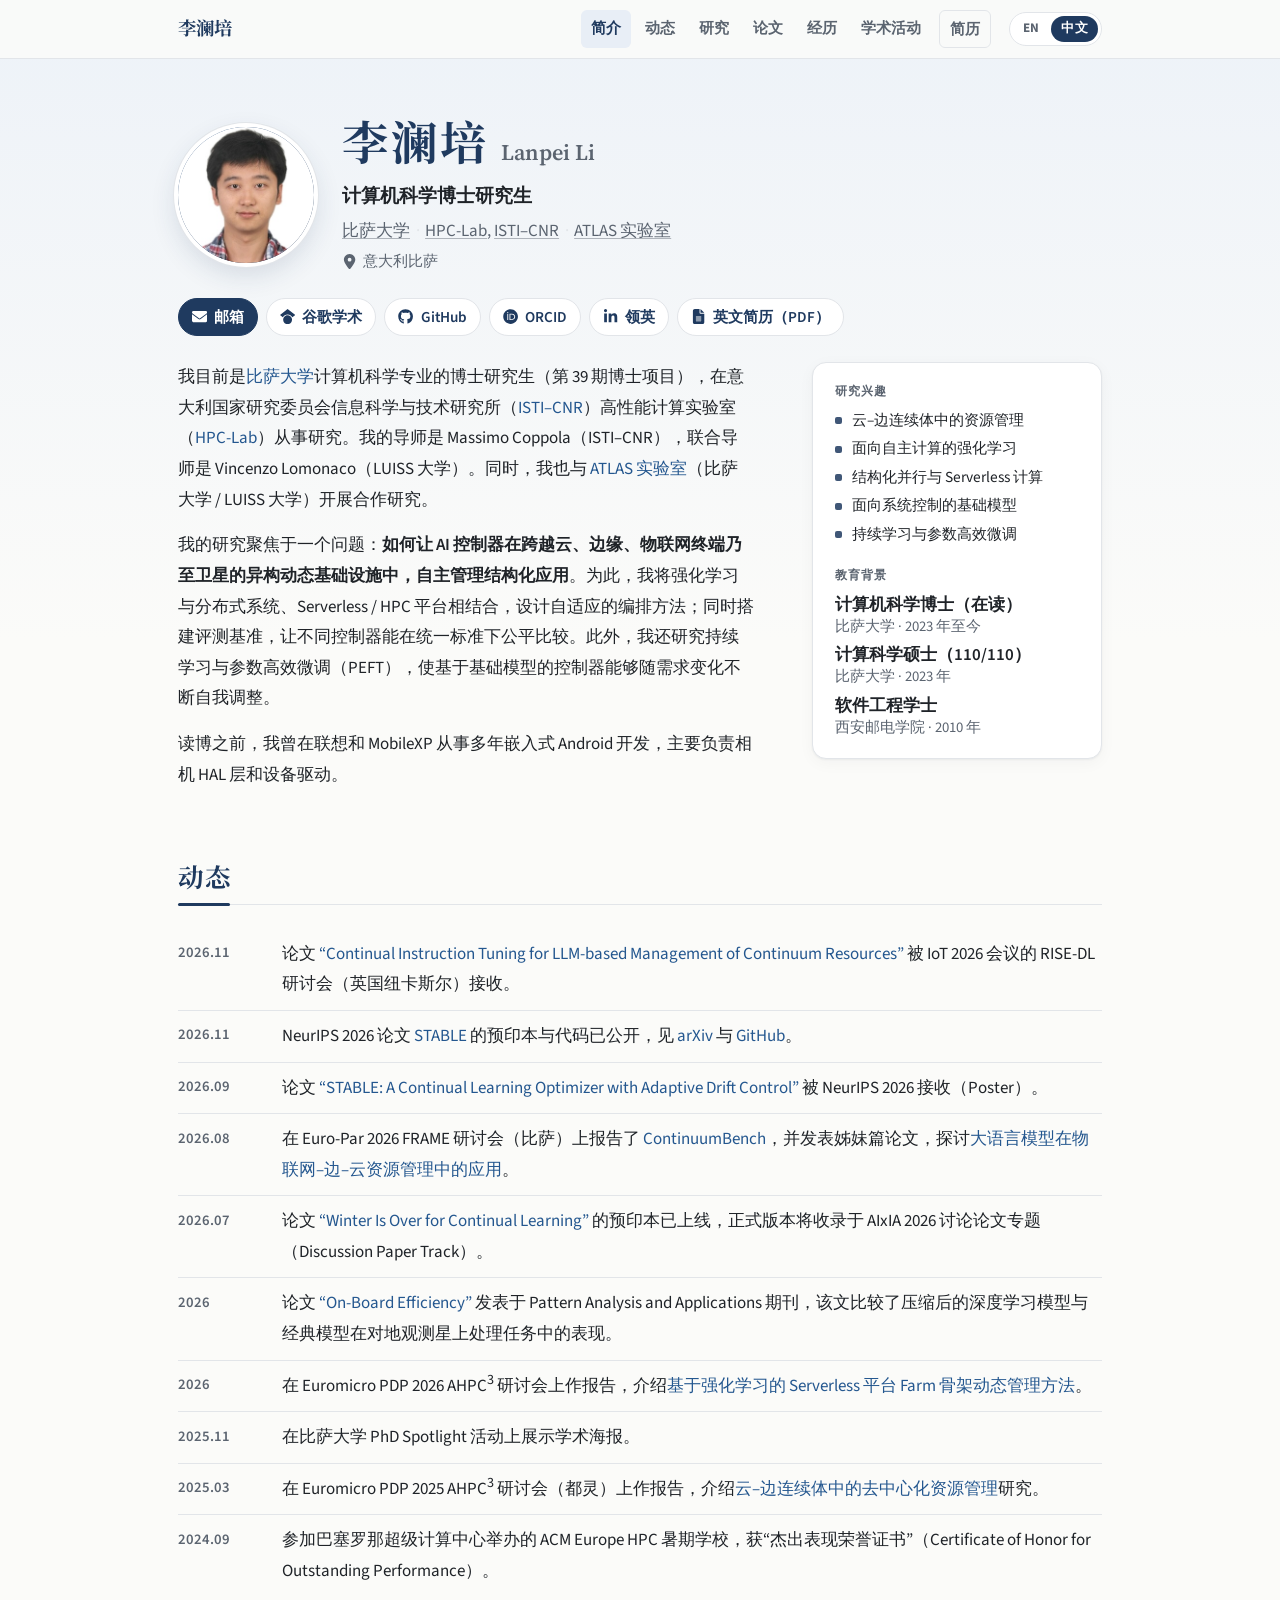
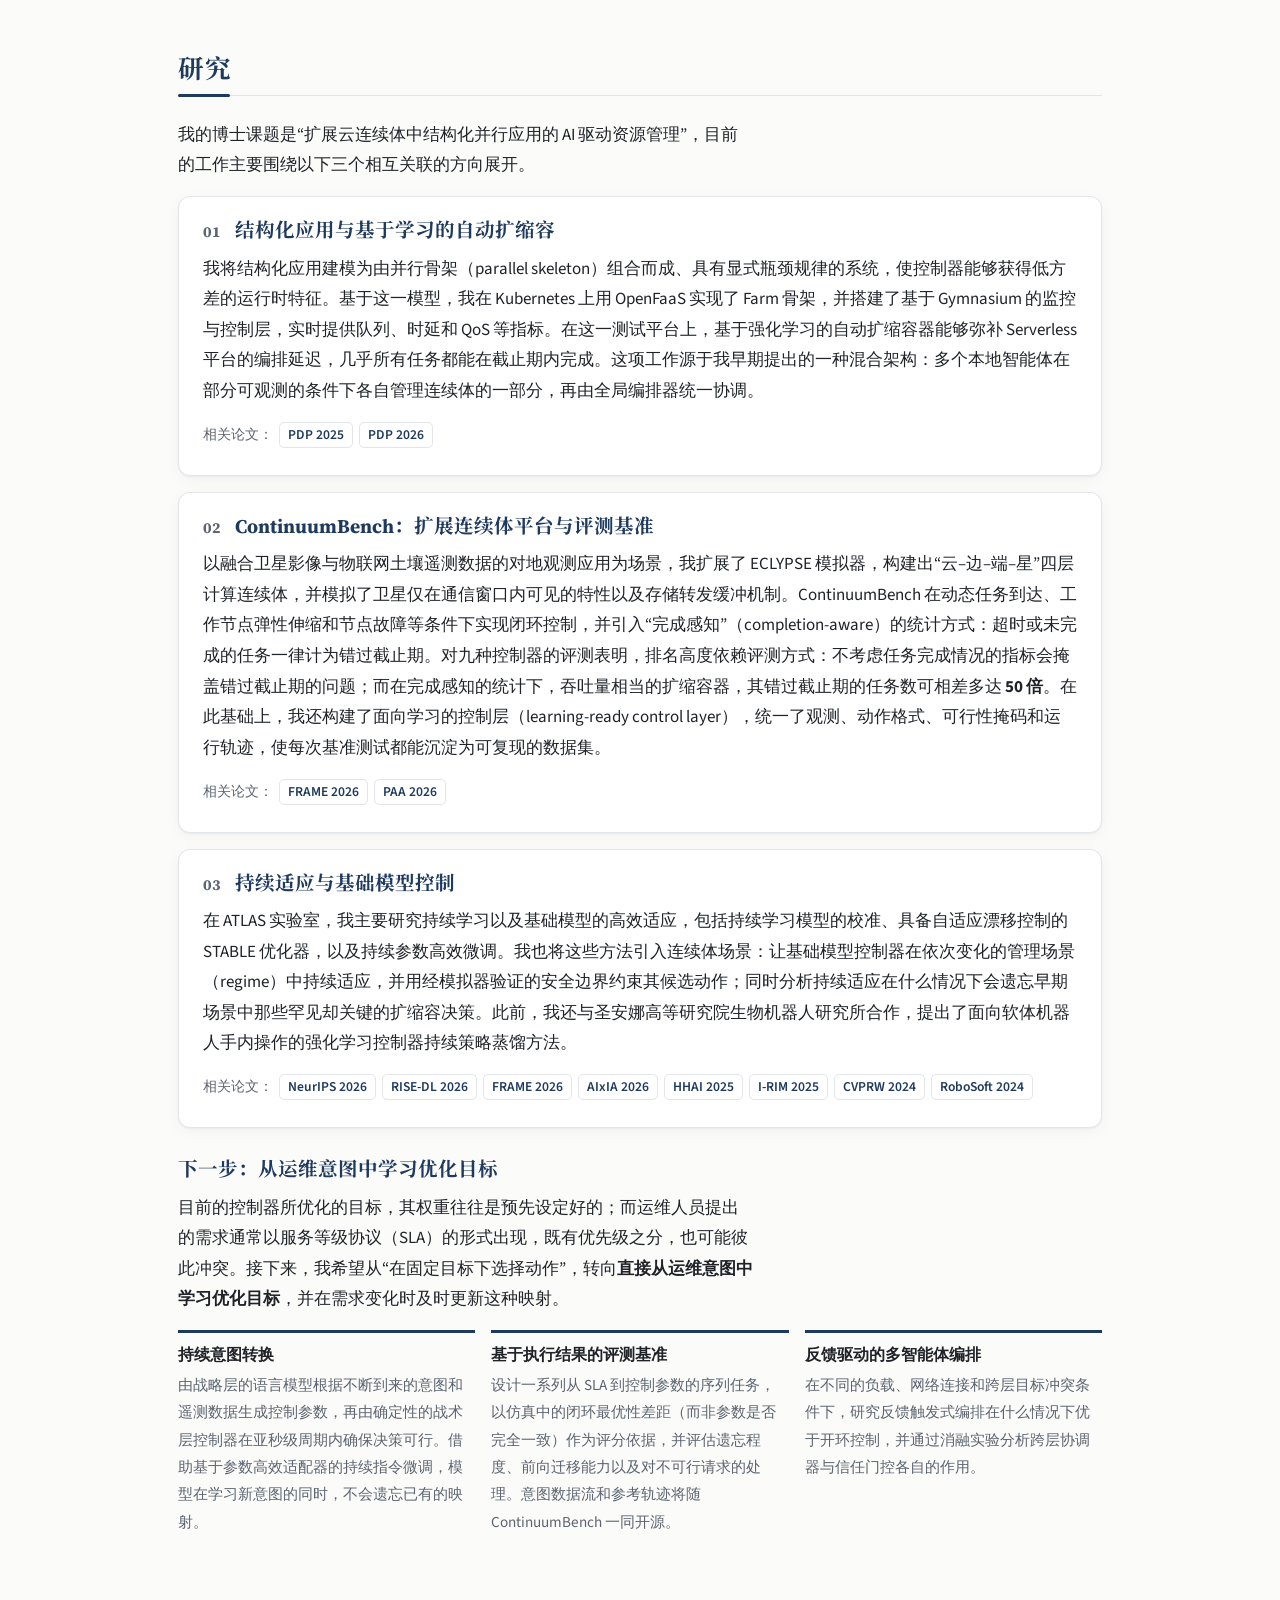
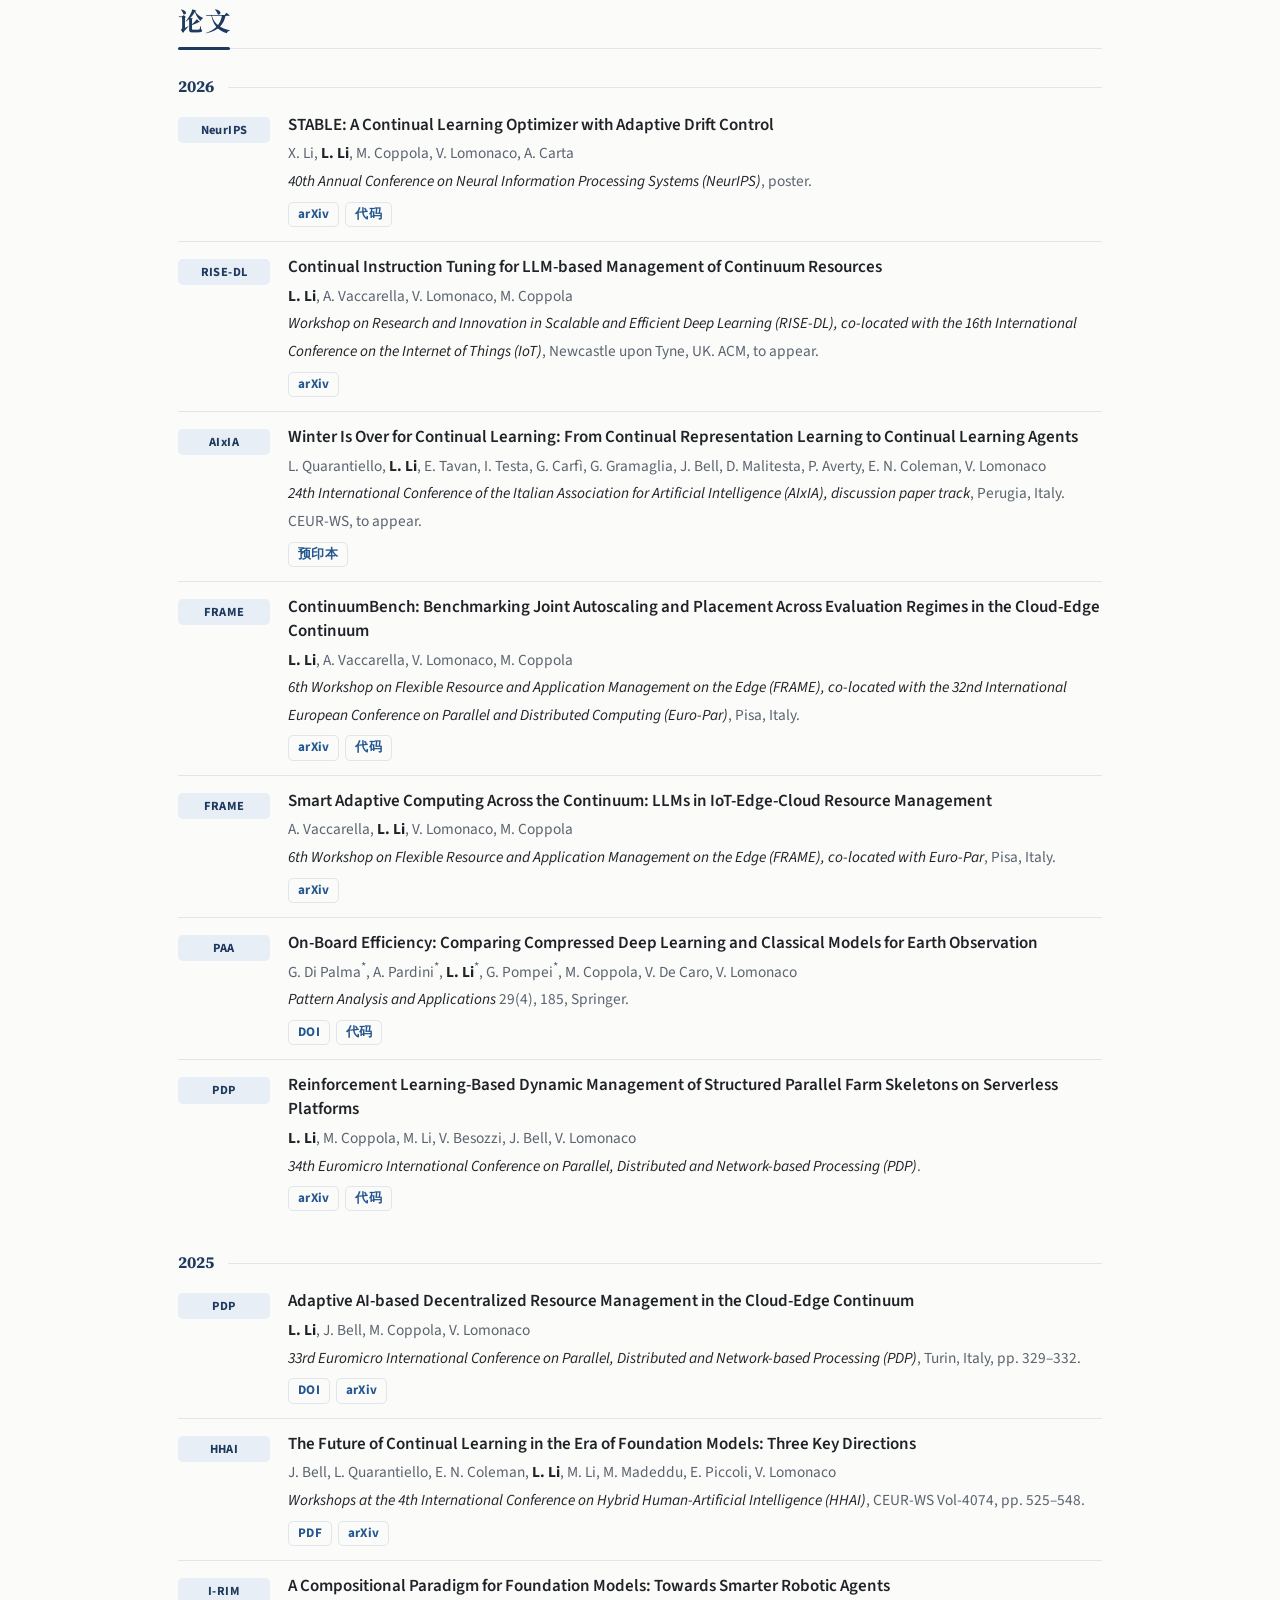
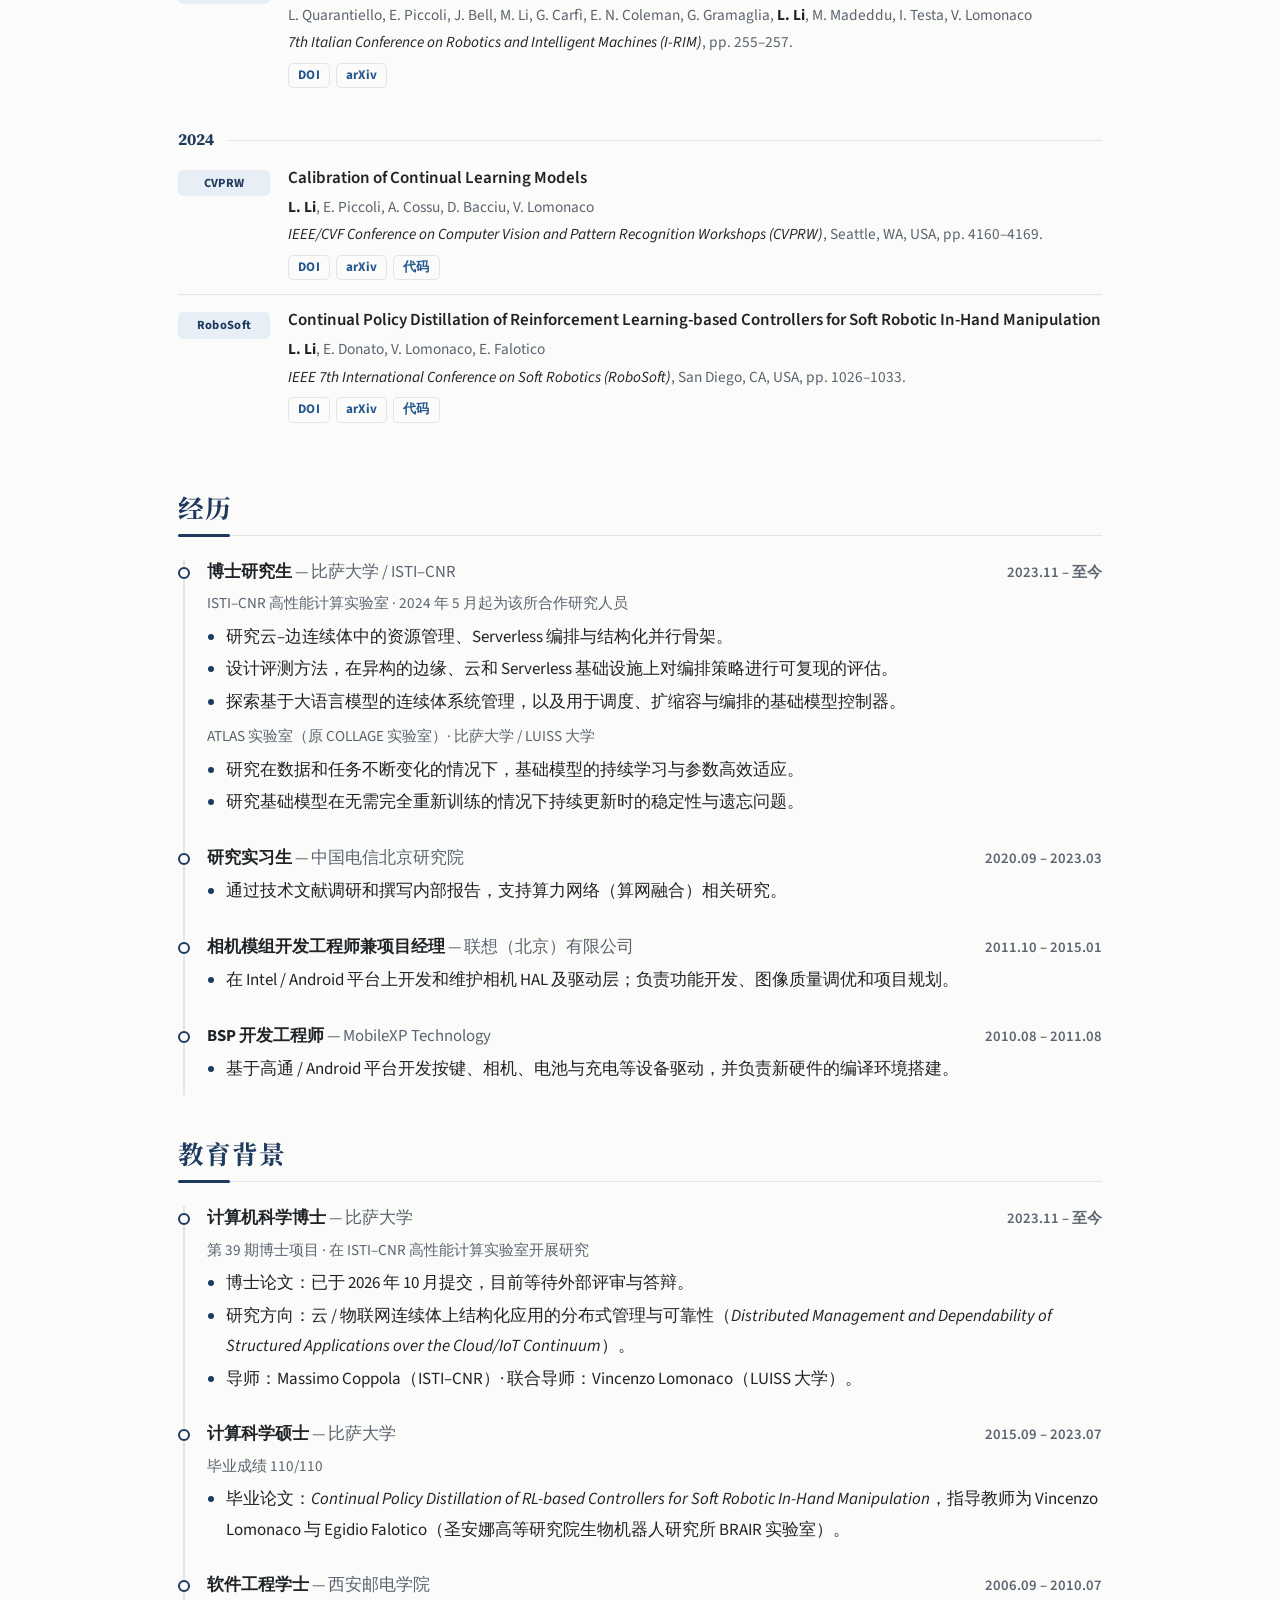
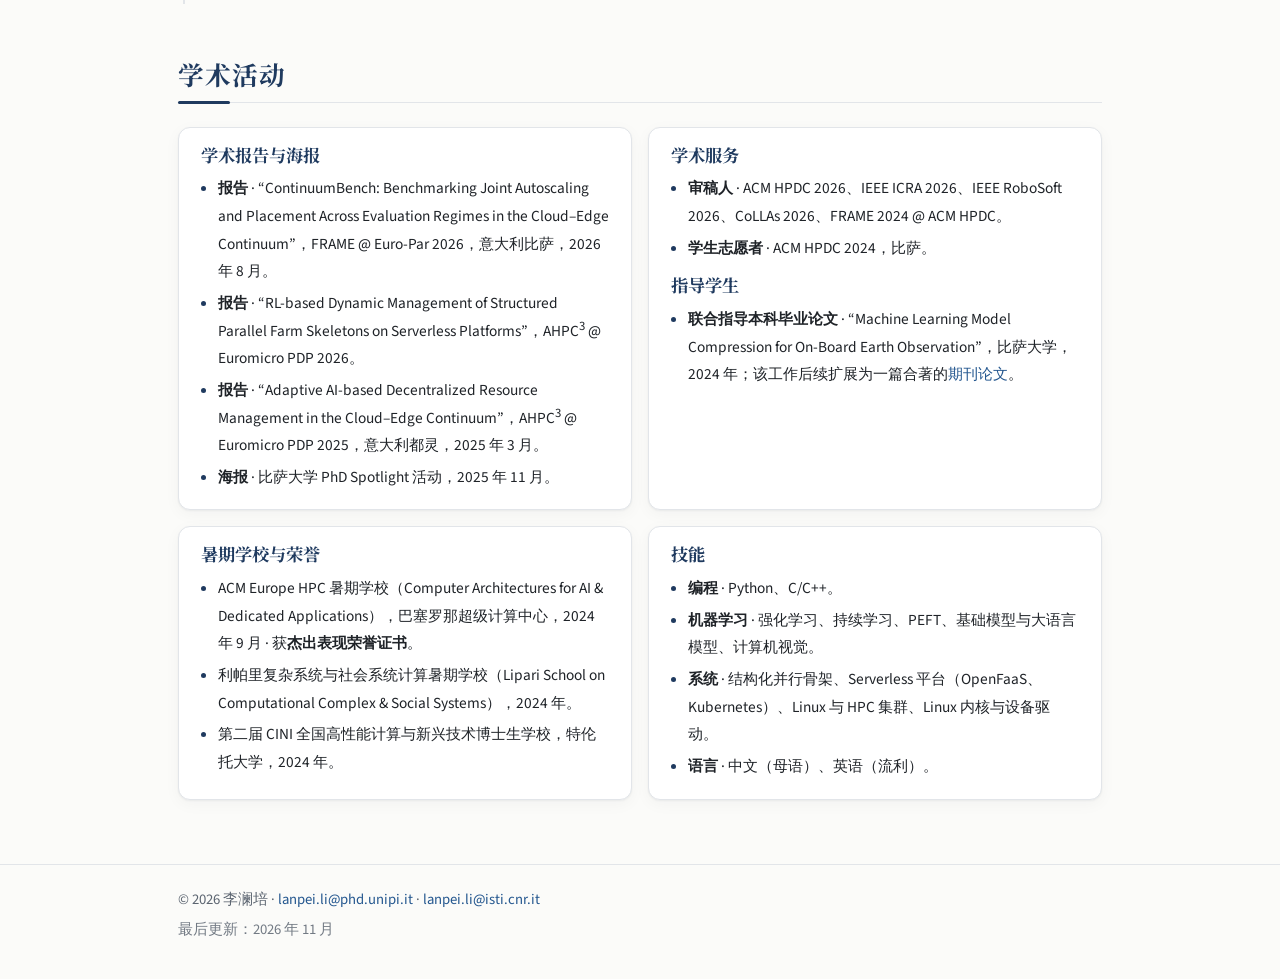
<file: zh/index.html>
<!doctype html>
<html lang="zh-CN">
<head>
  <meta charset="utf-8">
  <meta name="viewport" content="width=device-width, initial-scale=1">
  <title>李澜培 Lanpei Li · 比萨大学 &amp; ISTI–CNR 博士研究生</title>
  <meta name="description" content="李澜培（Lanpei Li），比萨大学计算机科学专业博士研究生，在 ISTI–CNR 高性能计算实验室从事研究，研究方向包括云–边连续体中的 AI 驱动资源管理、强化学习与持续学习。">
  <meta name="author" content="李澜培 (Lanpei Li)">
  <link rel="canonical" href="https://lilanpei.github.io/zh/">
  <link rel="alternate" hreflang="en" href="https://lilanpei.github.io/">
  <link rel="alternate" hreflang="zh-CN" href="https://lilanpei.github.io/zh/">
  <link rel="alternate" hreflang="x-default" href="https://lilanpei.github.io/">
  <meta property="og:type" content="profile">
  <meta property="og:title" content="李澜培 Lanpei Li">
  <meta property="og:description" content="比萨大学博士研究生，在 ISTI–CNR 高性能计算实验室研究云–边连续体中的 AI 驱动资源管理。">
  <meta property="og:url" content="https://lilanpei.github.io/zh/">
  <meta property="og:locale" content="zh_CN">
  <meta name="color-scheme" content="light">
  <link rel="icon" href="../assets/favicon.svg" type="image/svg+xml">
  <link rel="preconnect" href="https://fonts.googleapis.com">
  <link rel="preconnect" href="https://fonts.gstatic.com" crossorigin>
  <link rel="stylesheet" href="https://fonts.googleapis.com/css2?family=Noto+Serif+SC:wght@600;700&family=Source+Sans+3:ital,wght@0,400;0,600;0,700;1,400&family=Source+Serif+4:opsz,wght@8..60,600;8..60,700&display=swap">
  <link rel="stylesheet" href="../assets/css/style.css">
</head>
<body>
  <a class="skip" href="#main">跳至正文</a>

  <header class="site-header">
    <div class="wrap header-inner">
      <a class="brand" href="#about">李澜培</a>
      <nav class="site-nav" aria-label="页面导航">
        <a href="#about">简介</a>
        <a href="#news">动态</a>
        <a href="#research">研究</a>
        <a href="#publications">论文</a>
        <a href="#experience">经历</a>
        <a href="#activities">学术活动</a>
        <a href="../assets/cv/Lanpei_Li_CV.pdf" class="nav-cv">简历</a>
      </nav>
      <div class="lang-switch" role="group" aria-label="语言 / Language">
        <a href="../" lang="en" hreflang="en">EN</a>
        <a href="./" lang="zh-CN" hreflang="zh-CN" aria-current="page">中文</a>
      </div>
    </div>
  </header>

  <main id="main">
    <!-- ================= 简介 ================= -->
    <section id="about" class="wrap hero">
      <div class="hero-top">
        <img class="avatar" src="../assets/profile.JPG" alt="李澜培的照片" width="136" height="136">
        <div class="hero-id">
          <h1>李澜培<span class="name-alt" lang="en">Lanpei Li</span></h1>
          <p class="role">计算机科学博士研究生</p>
          <p class="affil"><a href="https://www.unipi.it/">比萨大学</a> <span class="dot">·</span> <a href="https://hpc.isti.cnr.it/">HPC-Lab</a>, <a href="https://www.isti.cnr.it/">ISTI–CNR</a> <span class="dot">·</span> <a href="https://atlas.vincenzolomonaco.com/">ATLAS 实验室</a></p>
          <p class="place"><svg class="i" aria-hidden="true"><use href="../assets/icons.svg#i-location"/></svg>意大利比萨</p>
        </div>
      </div>

      <ul class="links" aria-label="联系方式与学术主页">
        <li><a href="mailto:lanpei.li@phd.unipi.it"><svg class="i" aria-hidden="true"><use href="../assets/icons.svg#i-email"/></svg>邮箱</a></li>
        <li><a href="https://scholar.google.it/citations?user=PnkoFQYAAAAJ"><svg class="i" aria-hidden="true"><use href="../assets/icons.svg#i-scholar"/></svg>谷歌学术</a></li>
        <li><a href="https://github.com/lilanpei"><svg class="i" aria-hidden="true"><use href="../assets/icons.svg#i-github"/></svg>GitHub</a></li>
        <li><a href="https://orcid.org/0009-0005-4370-1020"><svg class="i" aria-hidden="true"><use href="../assets/icons.svg#i-orcid"/></svg>ORCID</a></li>
        <li><a href="https://www.linkedin.com/in/lilanpei/"><svg class="i" aria-hidden="true"><use href="../assets/icons.svg#i-linkedin"/></svg>领英</a></li>
        <li><a href="../assets/cv/Lanpei_Li_CV.pdf"><svg class="i" aria-hidden="true"><use href="../assets/icons.svg#i-cv"/></svg>英文简历（PDF）</a></li>
      </ul>

      <div class="hero-body">
      <div class="bio">
        <p>
          我目前是<a href="https://www.unipi.it/">比萨大学</a>计算机科学专业的博士研究生（第 39 期博士项目），在意大利国家研究委员会信息科学与技术研究所（<a href="https://www.isti.cnr.it/">ISTI–CNR</a>）高性能计算实验室（<a href="https://hpc.isti.cnr.it/">HPC-Lab</a>）从事研究。我的导师是 Massimo Coppola（ISTI–CNR），联合导师是 Vincenzo Lomonaco（LUISS 大学）。同时，我也与 <a href="https://atlas.vincenzolomonaco.com/">ATLAS 实验室</a>（比萨大学 / LUISS 大学）开展合作研究。
        </p>
        <p>
          我的研究聚焦于一个问题：<strong>如何让 AI 控制器在跨越云、边缘、物联网终端乃至卫星的异构动态基础设施中，自主管理结构化应用</strong>。为此，我将强化学习与分布式系统、Serverless / HPC 平台相结合，设计自适应的编排方法；同时搭建评测基准，让不同控制器能在统一标准下公平比较。此外，我还研究持续学习与参数高效微调（PEFT），使基于基础模型的控制器能够随需求变化不断自我调整。
        </p>
        <p>
          读博之前，我曾在联想和 MobileXP 从事多年嵌入式 Android 开发，主要负责相机 HAL 层和设备驱动。
        </p>
      </div>

      <aside class="hero-side">
        <div>
          <h2 class="mini">研究兴趣</h2>
          <ul class="tags">
            <li>云–边连续体中的资源管理</li>
            <li>面向自主计算的强化学习</li>
            <li>结构化并行与 Serverless 计算</li>
            <li>面向系统控制的基础模型</li>
            <li>持续学习与参数高效微调</li>
          </ul>
        </div>
        <div>
          <h2 class="mini">教育背景</h2>
          <ul class="edu">
            <li>
              <span class="edu-deg">计算机科学博士（在读）</span>
              <span class="edu-meta">比萨大学 · 2023 年至今</span>
            </li>
            <li>
              <span class="edu-deg">计算科学硕士（110/110）</span>
              <span class="edu-meta">比萨大学 · 2023 年</span>
            </li>
            <li>
              <span class="edu-deg">软件工程学士</span>
              <span class="edu-meta">西安邮电学院 · 2010 年</span>
            </li>
          </ul>
        </div>
      </aside>
      </div>
    </section>

    <!-- ================= 动态 ================= -->
    <section id="news" class="wrap block">
      <h2>动态</h2>
      <ul class="news">
        <li><time>2026.11</time><span>论文 <a href="#pub-risedl26">“Continual Instruction Tuning for LLM-based Management of Continuum Resources”</a> 被 IoT 2026 会议的 RISE-DL 研讨会（英国纽卡斯尔）接收。</span></li>
        <li><time>2026.11</time><span>NeurIPS 2026 论文 <a href="#pub-neurips26">STABLE</a> 的预印本与代码已公开，见 <a href="https://arxiv.org/abs/2611.10655">arXiv</a> 与 <a href="https://github.com/atlas-luiss/STABLE">GitHub</a>。</span></li>
        <li><time>2026.09</time><span>论文 <a href="#pub-neurips26">“STABLE: A Continual Learning Optimizer with Adaptive Drift Control”</a> 被 NeurIPS 2026 接收（Poster）。</span></li>
        <li><time>2026.08</time><span>在 Euro-Par 2026 FRAME 研讨会（比萨）上报告了 <a href="#pub-frame26-bench">ContinuumBench</a>，并发表姊妹篇论文，探讨<a href="#pub-frame26-llm">大语言模型在物联网–边–云资源管理中的应用</a>。</span></li>
        <li><time>2026.07</time><span>论文 <a href="#pub-aixia26">“Winter Is Over for Continual Learning”</a> 的预印本已上线，正式版本将收录于 AIxIA 2026 讨论论文专题（Discussion Paper Track）。</span></li>
        <li><time>2026</time><span>论文 <a href="#pub-paa26">“On-Board Efficiency”</a> 发表于 Pattern Analysis and Applications 期刊，该文比较了压缩后的深度学习模型与经典模型在对地观测星上处理任务中的表现。</span></li>
        <li><time>2026</time><span>在 Euromicro PDP 2026 AHPC<sup>3</sup> 研讨会上作报告，介绍<a href="#pub-pdp26">基于强化学习的 Serverless 平台 Farm 骨架动态管理方法</a>。</span></li>
        <li><time>2025.11</time><span>在比萨大学 PhD Spotlight 活动上展示学术海报。</span></li>
        <li><time>2025.03</time><span>在 Euromicro PDP 2025 AHPC<sup>3</sup> 研讨会（都灵）上作报告，介绍<a href="#pub-pdp25">云–边连续体中的去中心化资源管理</a>研究。</span></li>
        <li><time>2024.09</time><span>参加巴塞罗那超级计算中心举办的 ACM Europe HPC 暑期学校，获“杰出表现荣誉证书”（Certificate of Honor for Outstanding Performance）。</span></li>
      </ul>
    </section>

    <!-- ================= 研究 ================= -->
    <section id="research" class="wrap block">
      <h2>研究</h2>
      <p class="lede">
        我的博士课题是“扩展云连续体中结构化并行应用的 AI 驱动资源管理”，目前的工作主要围绕以下三个相互关联的方向展开。
      </p>

      <div class="themes">
        <article class="theme">
          <header>
            <span class="theme-num">01</span>
            <h3>结构化应用与基于学习的自动扩缩容</h3>
          </header>
          <p>
            我将结构化应用建模为由并行骨架（parallel skeleton）组合而成、具有显式瓶颈规律的系统，使控制器能够获得低方差的运行时特征。基于这一模型，我在 Kubernetes 上用 OpenFaaS 实现了 Farm 骨架，并搭建了基于 Gymnasium 的监控与控制层，实时提供队列、时延和 QoS 等指标。在这一测试平台上，基于强化学习的自动扩缩容器能够弥补 Serverless 平台的编排延迟，几乎所有任务都能在截止期内完成。这项工作源于我早期提出的一种混合架构：多个本地智能体在部分可观测的条件下各自管理连续体的一部分，再由全局编排器统一协调。
          </p>
          <p class="related">相关论文：<a href="#pub-pdp25">PDP 2025</a> <a href="#pub-pdp26">PDP 2026</a></p>
        </article>

        <article class="theme">
          <header>
            <span class="theme-num">02</span>
            <h3>ContinuumBench：扩展连续体平台与评测基准</h3>
          </header>
          <p>
            以融合卫星影像与物联网土壤遥测数据的对地观测应用为场景，我扩展了 ECLYPSE 模拟器，构建出“云–边–端–星”四层计算连续体，并模拟了卫星仅在通信窗口内可见的特性以及存储转发缓冲机制。ContinuumBench 在动态任务到达、工作节点弹性伸缩和节点故障等条件下实现闭环控制，并引入“完成感知”（completion-aware）的统计方式：超时或未完成的任务一律计为错过截止期。对九种控制器的评测表明，排名高度依赖评测方式：不考虑任务完成情况的指标会掩盖错过截止期的问题；而在完成感知的统计下，吞吐量相当的扩缩容器，其错过截止期的任务数可相差多达 <strong>50&nbsp;倍</strong>。在此基础上，我还构建了面向学习的控制层（learning-ready control layer），统一了观测、动作格式、可行性掩码和运行轨迹，使每次基准测试都能沉淀为可复现的数据集。
          </p>
          <p class="related">相关论文：<a href="#pub-frame26-bench">FRAME 2026</a> <a href="#pub-paa26">PAA 2026</a></p>
        </article>

        <article class="theme">
          <header>
            <span class="theme-num">03</span>
            <h3>持续适应与基础模型控制</h3>
          </header>
          <p>
            在 ATLAS 实验室，我主要研究持续学习以及基础模型的高效适应，包括持续学习模型的校准、具备自适应漂移控制的 STABLE 优化器，以及持续参数高效微调。我也将这些方法引入连续体场景：让基础模型控制器在依次变化的管理场景（regime）中持续适应，并用经模拟器验证的安全边界约束其候选动作；同时分析持续适应在什么情况下会遗忘早期场景中那些罕见却关键的扩缩容决策。此前，我还与圣安娜高等研究院生物机器人研究所合作，提出了面向软体机器人手内操作的强化学习控制器持续策略蒸馏方法。
          </p>
          <p class="related">相关论文：<a href="#pub-neurips26">NeurIPS 2026</a> <a href="#pub-risedl26">RISE-DL 2026</a> <a href="#pub-frame26-llm">FRAME 2026</a> <a href="#pub-aixia26">AIxIA 2026</a> <a href="#pub-hhai25">HHAI 2025</a> <a href="#pub-irim25">I-RIM 2025</a> <a href="#pub-cvprw24">CVPRW 2024</a> <a href="#pub-robosoft24">RoboSoft 2024</a></p>
        </article>
      </div>

      <div class="next">
        <h3 class="next-title">下一步：从运维意图中学习优化目标</h3>
        <p>
          目前的控制器所优化的目标，其权重往往是预先设定好的；而运维人员提出的需求通常以服务等级协议（SLA）的形式出现，既有优先级之分，也可能彼此冲突。接下来，我希望从“在固定目标下选择动作”，转向<strong>直接从运维意图中学习优化目标</strong>，并在需求变化时及时更新这种映射。
        </p>
        <div class="next-grid">
          <div class="next-item">
            <h4>持续意图转换</h4>
            <p>由战略层的语言模型根据不断到来的意图和遥测数据生成控制参数，再由确定性的战术层控制器在亚秒级周期内确保决策可行。借助基于参数高效适配器的持续指令微调，模型在学习新意图的同时，不会遗忘已有的映射。</p>
          </div>
          <div class="next-item">
            <h4>基于执行结果的评测基准</h4>
            <p>设计一系列从 SLA 到控制参数的序列任务，以仿真中的闭环最优性差距（而非参数是否完全一致）作为评分依据，并评估遗忘程度、前向迁移能力以及对不可行请求的处理。意图数据流和参考轨迹将随 ContinuumBench 一同开源。</p>
          </div>
          <div class="next-item">
            <h4>反馈驱动的多智能体编排</h4>
            <p>在不同的负载、网络连接和跨层目标冲突条件下，研究反馈触发式编排在什么情况下优于开环控制，并通过消融实验分析跨层协调器与信任门控各自的作用。</p>
          </div>
        </div>
      </div>
    </section>

    <!-- ================= 论文 ================= -->
    <section id="publications" class="wrap block">
      <h2>论文</h2>

      <h3 class="year">2026</h3>
      <ol class="pubs">
        <li class="pub" id="pub-neurips26">
          <span class="venue">NeurIPS</span>
          <div>
            <p class="pub-title">STABLE: A Continual Learning Optimizer with Adaptive Drift Control</p>
            <p class="pub-authors">X. Li, <b>L. Li</b>, M. Coppola, V. Lomonaco, A. Carta</p>
            <p class="pub-venue"><em>40th Annual Conference on Neural Information Processing Systems (NeurIPS)</em>, poster.</p>
            <p class="pub-links"><a href="https://arxiv.org/abs/2611.10655">arXiv</a> <a href="https://github.com/atlas-luiss/STABLE">代码</a></p>
          </div>
        </li>
        <li class="pub" id="pub-risedl26">
          <span class="venue">RISE-DL</span>
          <div>
            <p class="pub-title">Continual Instruction Tuning for LLM-based Management of Continuum Resources</p>
            <p class="pub-authors"><b>L. Li</b>, A. Vaccarella, V. Lomonaco, M. Coppola</p>
            <p class="pub-venue"><em>Workshop on Research and Innovation in Scalable and Efficient Deep Learning (RISE-DL), co-located with the 16th International Conference on the Internet of Things (IoT)</em>, Newcastle upon Tyne, UK. ACM, to appear.</p>
            <p class="pub-links"><a href="https://arxiv.org/abs/2611.10292">arXiv</a></p>
          </div>
        </li>
        <li class="pub" id="pub-aixia26">
          <span class="venue">AIxIA</span>
          <div>
            <p class="pub-title">Winter Is Over for Continual Learning: From Continual Representation Learning to Continual Learning Agents</p>
            <p class="pub-authors">L. Quarantiello, <b>L. Li</b>, E. Tavan, I. Testa, G. Carfì, G. Gramaglia, J. Bell, D. Malitesta, P. Averty, E. N. Coleman, V. Lomonaco</p>
            <p class="pub-venue"><em>24th International Conference of the Italian Association for Artificial Intelligence (AIxIA), discussion paper track</em>, Perugia, Italy. CEUR-WS, to appear.</p>
            <p class="pub-links"><a href="https://doi.org/10.20944/preprints202607.1116.v1">预印本</a></p>
          </div>
        </li>
        <li class="pub" id="pub-frame26-bench">
          <span class="venue">FRAME</span>
          <div>
            <p class="pub-title">ContinuumBench: Benchmarking Joint Autoscaling and Placement Across Evaluation Regimes in the Cloud-Edge Continuum</p>
            <p class="pub-authors"><b>L. Li</b>, A. Vaccarella, V. Lomonaco, M. Coppola</p>
            <p class="pub-venue"><em>6th Workshop on Flexible Resource and Application Management on the Edge (FRAME), co-located with the 32nd International European Conference on Parallel and Distributed Computing (Euro-Par)</em>, Pisa, Italy.</p>
            <p class="pub-links"><a href="https://arxiv.org/abs/2609.08946">arXiv</a> <a href="https://github.com/lilanpei/ContinuumBench">代码</a></p>
          </div>
        </li>
        <li class="pub" id="pub-frame26-llm">
          <span class="venue">FRAME</span>
          <div>
            <p class="pub-title">Smart Adaptive Computing Across the Continuum: LLMs in IoT-Edge-Cloud Resource Management</p>
            <p class="pub-authors">A. Vaccarella, <b>L. Li</b>, V. Lomonaco, M. Coppola</p>
            <p class="pub-venue"><em>6th Workshop on Flexible Resource and Application Management on the Edge (FRAME), co-located with Euro-Par</em>, Pisa, Italy.</p>
            <p class="pub-links"><a href="https://arxiv.org/abs/2609.09348">arXiv</a></p>
          </div>
        </li>
        <li class="pub" id="pub-paa26">
          <span class="venue">PAA</span>
          <div>
            <p class="pub-title">On-Board Efficiency: Comparing Compressed Deep Learning and Classical Models for Earth Observation</p>
            <p class="pub-authors">G. Di Palma<sup title="共同第一作者">*</sup>, A. Pardini<sup title="共同第一作者">*</sup>, <b>L. Li</b><sup title="共同第一作者">*</sup>, G. Pompei<sup title="共同第一作者">*</sup>, M. Coppola, V. De Caro, V. Lomonaco</p>
            <p class="pub-venue"><em>Pattern Analysis and Applications</em> 29(4), 185, Springer.</p>
            <p class="pub-links"><a href="https://doi.org/10.1007/s10044-026-01720-0">DOI</a> <a href="https://github.com/lilanpei/Earth-Observation">代码</a></p>
          </div>
        </li>
        <li class="pub" id="pub-pdp26">
          <span class="venue">PDP</span>
          <div>
            <p class="pub-title">Reinforcement Learning-Based Dynamic Management of Structured Parallel Farm Skeletons on Serverless Platforms</p>
            <p class="pub-authors"><b>L. Li</b>, M. Coppola, M. Li, V. Besozzi, J. Bell, V. Lomonaco</p>
            <p class="pub-venue"><em>34th Euromicro International Conference on Parallel, Distributed and Network-based Processing (PDP)</em>.</p>
            <p class="pub-links"><a href="https://arxiv.org/abs/2602.06555">arXiv</a> <a href="https://github.com/lilanpei/RL-OpenFaaS-Farm">代码</a></p>
          </div>
        </li>
      </ol>

      <h3 class="year">2025</h3>
      <ol class="pubs">
        <li class="pub" id="pub-pdp25">
          <span class="venue">PDP</span>
          <div>
            <p class="pub-title">Adaptive AI-based Decentralized Resource Management in the Cloud-Edge Continuum</p>
            <p class="pub-authors"><b>L. Li</b>, J. Bell, M. Coppola, V. Lomonaco</p>
            <p class="pub-venue"><em>33rd Euromicro International Conference on Parallel, Distributed and Network-based Processing (PDP)</em>, Turin, Italy, pp. 329–332.</p>
            <p class="pub-links"><a href="https://doi.org/10.1109/PDP66500.2025.00053">DOI</a> <a href="https://arxiv.org/abs/2501.15802">arXiv</a></p>
          </div>
        </li>
        <li class="pub" id="pub-hhai25">
          <span class="venue">HHAI</span>
          <div>
            <p class="pub-title">The Future of Continual Learning in the Era of Foundation Models: Three Key Directions</p>
            <p class="pub-authors">J. Bell, L. Quarantiello, E. N. Coleman, <b>L. Li</b>, M. Li, M. Madeddu, E. Piccoli, V. Lomonaco</p>
            <p class="pub-venue"><em>Workshops at the 4th International Conference on Hybrid Human-Artificial Intelligence (HHAI)</em>, CEUR-WS Vol-4074, pp. 525–548.</p>
            <p class="pub-links"><a href="https://ceur-ws.org/Vol-4074/paper10-13.pdf">PDF</a> <a href="https://arxiv.org/abs/2506.03320">arXiv</a></p>
          </div>
        </li>
        <li class="pub" id="pub-irim25">
          <span class="venue">I-RIM</span>
          <div>
            <p class="pub-title">A Compositional Paradigm for Foundation Models: Towards Smarter Robotic Agents</p>
            <p class="pub-authors">L. Quarantiello, E. Piccoli, J. Bell, M. Li, G. Carfì, E. N. Coleman, G. Gramaglia, <b>L. Li</b>, M. Madeddu, I. Testa, V. Lomonaco</p>
            <p class="pub-venue"><em>7th Italian Conference on Robotics and Intelligent Machines (I-RIM)</em>, pp. 255–257.</p>
            <p class="pub-links"><a href="https://doi.org/10.5281/zenodo.17629900">DOI</a> <a href="https://arxiv.org/abs/2510.18608">arXiv</a></p>
          </div>
        </li>
      </ol>

      <h3 class="year">2024</h3>
      <ol class="pubs">
        <li class="pub" id="pub-cvprw24">
          <span class="venue">CVPRW</span>
          <div>
            <p class="pub-title">Calibration of Continual Learning Models</p>
            <p class="pub-authors"><b>L. Li</b>, E. Piccoli, A. Cossu, D. Bacciu, V. Lomonaco</p>
            <p class="pub-venue"><em>IEEE/CVF Conference on Computer Vision and Pattern Recognition Workshops (CVPRW)</em>, Seattle, WA, USA, pp. 4160–4169.</p>
            <p class="pub-links"><a href="https://doi.org/10.1109/CVPRW63382.2024.00419">DOI</a> <a href="https://arxiv.org/abs/2404.07817">arXiv</a> <a href="https://github.com/lilanpei/Continual-Calibration">代码</a></p>
          </div>
        </li>
        <li class="pub" id="pub-robosoft24">
          <span class="venue">RoboSoft</span>
          <div>
            <p class="pub-title">Continual Policy Distillation of Reinforcement Learning-based Controllers for Soft Robotic In-Hand Manipulation</p>
            <p class="pub-authors"><b>L. Li</b>, E. Donato, V. Lomonaco, E. Falotico</p>
            <p class="pub-venue"><em>IEEE 7th International Conference on Soft Robotics (RoboSoft)</em>, San Diego, CA, USA, pp. 1026–1033.</p>
            <p class="pub-links"><a href="https://doi.org/10.1109/RoboSoft60065.2024.10522027">DOI</a> <a href="https://arxiv.org/abs/2404.04219">arXiv</a> <a href="https://github.com/lilanpei/Continual-Policy-Distillation-for-Soft-Robotic">代码</a></p>
          </div>
        </li>
      </ol>
    </section>

    <!-- ================= 经历 ================= -->
    <section id="experience" class="wrap block">
      <h2>经历</h2>
      <ol class="timeline">
        <li>
          <div class="tl-head">
            <h3>博士研究生 <span class="at">比萨大学 / ISTI–CNR</span></h3>
            <span class="when">2023.11 – 至今</span>
          </div>
          <p class="tl-sub">ISTI–CNR 高性能计算实验室 · 2024 年 5 月起为该所合作研究人员</p>
          <ul>
            <li>研究云–边连续体中的资源管理、Serverless 编排与结构化并行骨架。</li>
            <li>设计评测方法，在异构的边缘、云和 Serverless 基础设施上对编排策略进行可复现的评估。</li>
            <li>探索基于大语言模型的连续体系统管理，以及用于调度、扩缩容与编排的基础模型控制器。</li>
          </ul>
          <p class="tl-sub">ATLAS 实验室（原 COLLAGE 实验室）· 比萨大学 / LUISS 大学</p>
          <ul>
            <li>研究在数据和任务不断变化的情况下，基础模型的持续学习与参数高效适应。</li>
            <li>研究基础模型在无需完全重新训练的情况下持续更新时的稳定性与遗忘问题。</li>
          </ul>
        </li>
        <li>
          <div class="tl-head">
            <h3>研究实习生 <span class="at">中国电信北京研究院</span></h3>
            <span class="when">2020.09 – 2023.03</span>
          </div>
          <ul>
            <li>通过技术文献调研和撰写内部报告，支持算力网络（算网融合）相关研究。</li>
          </ul>
        </li>
        <li>
          <div class="tl-head">
            <h3>相机模组开发工程师兼项目经理 <span class="at">联想（北京）有限公司</span></h3>
            <span class="when">2011.10 – 2015.01</span>
          </div>
          <ul>
            <li>在 Intel / Android 平台上开发和维护相机 HAL 及驱动层；负责功能开发、图像质量调优和项目规划。</li>
          </ul>
        </li>
        <li>
          <div class="tl-head">
            <h3>BSP 开发工程师 <span class="at">MobileXP Technology</span></h3>
            <span class="when">2010.08 – 2011.08</span>
          </div>
          <ul>
            <li>基于高通 / Android 平台开发按键、相机、电池与充电等设备驱动，并负责新硬件的编译环境搭建。</li>
          </ul>
        </li>
      </ol>

      <h2 class="h2-sub">教育背景</h2>
      <ol class="timeline">
        <li>
          <div class="tl-head">
            <h3>计算机科学博士 <span class="at">比萨大学</span></h3>
            <span class="when">2023.11 – 至今</span>
          </div>
          <p class="tl-sub">第 39 期博士项目 · 在 ISTI–CNR 高性能计算实验室开展研究</p>
          <ul>
            <li>博士论文：已于 2026 年 10 月提交，目前等待外部评审与答辩。</li>
            <li>研究方向：云 / 物联网连续体上结构化应用的分布式管理与可靠性（<em>Distributed Management and Dependability of Structured Applications over the Cloud/IoT Continuum</em>）。</li>
            <li>导师：Massimo Coppola（ISTI–CNR）· 联合导师：Vincenzo Lomonaco（LUISS 大学）。</li>
          </ul>
        </li>
        <li>
          <div class="tl-head">
            <h3>计算科学硕士 <span class="at">比萨大学</span></h3>
            <span class="when">2015.09 – 2023.07</span>
          </div>
          <p class="tl-sub">毕业成绩 110/110</p>
          <ul>
            <li>毕业论文：<em>Continual Policy Distillation of RL-based Controllers for Soft Robotic In-Hand Manipulation</em>，指导教师为 Vincenzo Lomonaco 与 Egidio Falotico（圣安娜高等研究院生物机器人研究所 BRAIR 实验室）。</li>
          </ul>
        </li>
        <li>
          <div class="tl-head">
            <h3>软件工程学士 <span class="at">西安邮电学院</span></h3>
            <span class="when">2006.09 – 2010.07</span>
          </div>
        </li>
      </ol>
    </section>

    <!-- ================= 学术活动 ================= -->
    <section id="activities" class="wrap block">
      <h2>学术活动</h2>
      <div class="acts">
        <div class="act">
          <h3>学术报告与海报</h3>
          <ul>
            <li><b>报告</b> · “ContinuumBench: Benchmarking Joint Autoscaling and Placement Across Evaluation Regimes in the Cloud–Edge Continuum”，FRAME @ Euro-Par 2026，意大利比萨，2026 年 8 月。</li>
            <li><b>报告</b> · “RL-based Dynamic Management of Structured Parallel Farm Skeletons on Serverless Platforms”，AHPC<sup>3</sup> @ Euromicro PDP 2026。</li>
            <li><b>报告</b> · “Adaptive AI-based Decentralized Resource Management in the Cloud–Edge Continuum”，AHPC<sup>3</sup> @ Euromicro PDP 2025，意大利都灵，2025 年 3 月。</li>
            <li><b>海报</b> · 比萨大学 PhD Spotlight 活动，2025 年 11 月。</li>
          </ul>
        </div>
        <div class="act">
          <h3>学术服务</h3>
          <ul>
            <li><b>审稿人</b> · ACM HPDC 2026、IEEE ICRA 2026、IEEE RoboSoft 2026、CoLLAs 2026、FRAME 2024 @ ACM HPDC。</li>
            <li><b>学生志愿者</b> · ACM HPDC 2024，比萨。</li>
          </ul>
          <h3>指导学生</h3>
          <ul>
            <li><b>联合指导本科毕业论文</b> · “Machine Learning Model Compression for On-Board Earth Observation”，比萨大学，2024 年；该工作后续扩展为一篇合著的<a href="#pub-paa26">期刊论文</a>。</li>
          </ul>
        </div>
        <div class="act">
          <h3>暑期学校与荣誉</h3>
          <ul>
            <li>ACM Europe HPC 暑期学校（Computer Architectures for AI &amp; Dedicated Applications），巴塞罗那超级计算中心，2024 年 9 月 · 获<b>杰出表现荣誉证书</b>。</li>
            <li>利帕里复杂系统与社会系统计算暑期学校（Lipari School on Computational Complex &amp; Social Systems），2024 年。</li>
            <li>第二届 CINI 全国高性能计算与新兴技术博士生学校，特伦托大学，2024 年。</li>
          </ul>
        </div>
        <div class="act">
          <h3>技能</h3>
          <ul>
            <li><b>编程</b> · Python、C/C++。</li>
            <li><b>机器学习</b> · 强化学习、持续学习、PEFT、基础模型与大语言模型、计算机视觉。</li>
            <li><b>系统</b> · 结构化并行骨架、Serverless 平台（OpenFaaS、Kubernetes）、Linux 与 HPC 集群、Linux 内核与设备驱动。</li>
            <li><b>语言</b> · 中文（母语）、英语（流利）。</li>
          </ul>
        </div>
      </div>
    </section>
  </main>

  <footer class="site-footer">
    <div class="wrap">
      <p>© 2026 李澜培 · <a href="mailto:lanpei.li@phd.unipi.it">lanpei.li@phd.unipi.it</a> · <a href="mailto:lanpei.li@isti.cnr.it">lanpei.li@isti.cnr.it</a></p>
      <p class="updated">最后更新：2026 年 11 月</p>
    </div>
  </footer>

  <script src="../assets/js/main.js" defer></script>
</body>
</html>
</file>
<file: assets/css/style.css>
/* Lanpei Li — personal site. Plain CSS, no build step. */

:root {
  --bg: #fbfbf9;
  --surface: #ffffff;
  --text: #1f2328;
  --muted: #5b6470;
  --accent: #1f3a5f;          /* navy, same as the CV */
  --accent-soft: #e8eef6;
  --link: #24578f;
  --rule: #e2e5e9;
  --tint: #edf2f8;
  --shadow: 0 1px 2px rgba(20, 30, 45, .05), 0 4px 16px rgba(20, 30, 45, .04);
  --header-h: 58px;
  --serif: "Source Serif 4", Georgia, "Times New Roman", serif;
  --sans: "Source Sans 3", "Source Sans Pro", -apple-system, BlinkMacSystemFont, "Segoe UI", Helvetica, Arial, sans-serif;
}

/* Chinese page (zh/): Latin text keeps Source Sans/Serif, CJK falls through to these */
html[lang|="zh"] {
  --sans: "Source Sans 3", "PingFang SC", "Hiragino Sans GB", "Microsoft YaHei", "Noto Sans SC", sans-serif;
  --serif: "Source Serif 4", "Noto Serif SC", "Songti SC", "SimSun", serif;
}
html[lang|="zh"] body { line-height: 1.8; }
html[lang|="zh"] .tl-sub { font-style: normal; }
html[lang|="zh"] :is(.site-nav a, .links a, .related a, .pub-links a, .venue) { line-height: 1.62; }
html[lang|="zh"] .block > h2, html[lang|="zh"] .h2-sub { letter-spacing: .04em; }

*, *::before, *::after { box-sizing: border-box; }

html {
  scroll-behavior: smooth;
  -webkit-text-size-adjust: 100%;
}
@media (prefers-reduced-motion: reduce) { html { scroll-behavior: auto; } }

body {
  margin: 0;
  background: linear-gradient(180deg, var(--tint) 0, var(--bg) 640px) no-repeat, var(--bg);
  color: var(--text);
  font: 400 17px/1.62 var(--sans);
  text-rendering: optimizeLegibility;
  -webkit-font-smoothing: antialiased;
}

a { color: var(--link); text-decoration: none; text-underline-offset: 2px; }
a:hover { text-decoration: underline; }
a:focus-visible { outline: 2px solid var(--link); outline-offset: 2px; border-radius: 3px; }

h1, h2, h3, h4 { font-family: var(--serif); color: var(--accent); line-height: 1.25; margin: 0; }
p { margin: 0 0 .9em; }
sup { line-height: 0; }

.wrap { width: 100%; max-width: 980px; margin: 0 auto; padding: 0 16px; }
@media (min-width: 720px) { .wrap { padding: 0 28px; } }

.i { width: 1em; height: 1em; flex: none; fill: currentColor; vertical-align: -.125em; }

.skip {
  position: absolute; left: -999px; top: 8px; z-index: 100;
  background: var(--accent); color: var(--bg); padding: 6px 12px; border-radius: 6px;
}
.skip:focus { left: 8px; }

/* ---------- header ---------- */
.site-header {
  position: sticky; top: 0; z-index: 50;
  background: color-mix(in srgb, var(--bg) 88%, transparent);
  backdrop-filter: saturate(160%) blur(10px);
  -webkit-backdrop-filter: saturate(160%) blur(10px);
  border-bottom: 1px solid var(--rule);
}
.header-inner { display: flex; align-items: center; gap: 24px; min-height: var(--header-h); }
.brand { font: 700 1.15rem/1 var(--serif); color: var(--accent); white-space: nowrap; }
.brand:hover { text-decoration: none; }
.site-nav { display: flex; gap: 4px; margin-left: auto; overflow-x: auto; scrollbar-width: none; }
.site-nav::-webkit-scrollbar { display: none; }
.site-nav a {
  color: var(--muted); font-size: .95rem; font-weight: 600;
  padding: 6px 10px; border-radius: 6px; white-space: nowrap;
}
.site-nav a:hover { color: var(--accent); background: var(--accent-soft); text-decoration: none; }
.site-nav a.active { color: var(--accent); background: var(--accent-soft); }
.site-nav .nav-cv { border: 1px solid var(--rule); margin-left: 4px; }

.lang-switch {
  display: inline-flex; flex: none; gap: 2px; padding: 3px; margin-left: -6px;
  background: var(--surface); border: 1px solid var(--rule); border-radius: 999px;
}
.lang-switch a {
  font-size: .82rem; font-weight: 700; line-height: 1; letter-spacing: .02em;
  padding: 6px 10px; border-radius: 999px; color: var(--muted);
  transition: color .15s, background .15s;
}
.lang-switch a:hover { color: var(--accent); text-decoration: none; }
.lang-switch a[aria-current] { background: var(--accent); color: #fff; }

@media (max-width: 719px) {
  .header-inner {
    display: grid; grid-template-columns: 1fr auto; align-items: center;
    gap: 0; padding-top: 10px;
  }
  .brand { padding-bottom: 4px; }
  .lang-switch { grid-column: 2; grid-row: 1; margin: 0 0 4px; }
  .site-nav { grid-column: 1 / -1; grid-row: 2; margin: 0 -16px; padding: 4px 12px 8px; }
  .site-nav a { padding: 5px 8px; font-size: .9rem; }
}

section[id] { scroll-margin-top: calc(var(--header-h) + 12px); }
@media (max-width: 719px) { section[id] { scroll-margin-top: 104px; } }

/* ---------- hero ---------- */
.hero { padding-top: 56px; padding-bottom: 8px; }
.hero-top { display: flex; align-items: center; gap: 28px; margin-bottom: 22px; }
.avatar {
  flex: none; width: 136px; height: 136px; border-radius: 50%;
  display: grid; place-items: center; object-fit: cover; object-position: 50% 30%;
  font: 700 3rem/1 var(--serif); letter-spacing: .02em; color: #fff;
  background: linear-gradient(145deg, #2d5585 0%, #1f3a5f 60%, #162b47 100%);
  box-shadow: 0 0 0 4px var(--surface), 0 0 0 5px var(--rule), 0 10px 28px rgba(31, 58, 95, .16);
}
.hero h1 { font-size: clamp(2.2rem, 5vw, 2.9rem); font-weight: 700; letter-spacing: -.01em; }
.name-alt {
  font-size: .48em; font-weight: 600; letter-spacing: 0;
  color: var(--muted); margin-left: .55em; white-space: nowrap;
}
html[lang|="zh"] .hero h1 { letter-spacing: .06em; }
.role { font-size: 1.2rem; font-weight: 600; margin: 6px 0 2px; }
.affil { color: var(--muted); margin: 0 0 2px; }
.affil a {
  color: inherit; white-space: nowrap; text-decoration: underline; text-decoration-thickness: 1px;
  text-decoration-color: color-mix(in srgb, var(--muted) 45%, transparent);
  transition: color .15s, text-decoration-color .15s;
}
.affil a:hover { color: var(--link); text-decoration-color: currentColor; }
.place { color: var(--muted); margin: 0; font-size: .95rem; display: flex; align-items: center; gap: 6px; }
.dot { color: var(--rule); margin: 0 .15em; }

.links { list-style: none; padding: 0; margin: 0 0 26px; display: flex; flex-wrap: wrap; gap: 8px; }
.links a {
  display: inline-flex; align-items: center; gap: 7px;
  padding: 6px 13px; border-radius: 999px; font-size: .95rem; font-weight: 600;
  color: var(--accent); background: var(--surface); border: 1px solid var(--rule);
  transition: border-color .15s, background .15s;
}
.links a:hover { text-decoration: none; border-color: var(--accent); background: var(--accent-soft); }
.links li:first-child a { background: var(--accent); border-color: var(--accent); color: #fff; }
.links li:first-child a:hover { background: #16304f; border-color: #16304f; }

.bio { max-width: 72ch; }
.bio strong { font-weight: 600; }
.bio a { white-space: nowrap; }

.hero-body { display: grid; grid-template-columns: minmax(0, 1fr) 290px; gap: 44px; align-items: start; }
.hero-side {
  display: grid; gap: 24px;
  background: var(--surface); border: 1px solid var(--rule); border-radius: 14px;
  padding: 22px 22px 20px; box-shadow: var(--shadow);
}
.mini {
  font: 700 .78rem/1 var(--sans); letter-spacing: .09em; text-transform: uppercase;
  color: var(--muted); margin-bottom: 12px;
}
.tags { list-style: none; margin: 0; padding: 0; display: grid; gap: 7px; }
.tags li { position: relative; padding-left: 17px; font-size: .96rem; line-height: 1.4; }
.tags li::before {
  content: ""; position: absolute; left: 0; top: .5em;
  width: 7px; height: 7px; border-radius: 2px; background: var(--accent); opacity: .85;
}
.edu { list-style: none; margin: 0; padding: 0; display: grid; gap: 8px; }
.edu li { display: flex; flex-direction: column; line-height: 1.35; }
.edu-deg { font-weight: 600; }
.edu-meta { color: var(--muted); font-size: .92rem; }

@media (max-width: 719px) {
  .hero { padding-top: 32px; }
  .hero-top { flex-direction: column; align-items: flex-start; gap: 18px; }
  .avatar { width: 104px; height: 104px; font-size: 2.3rem; }
}

@media (max-width: 879px) {
  .hero-body { grid-template-columns: 1fr; gap: 8px; }
  .hero-body { gap: 14px; }
  .hero-side { grid-template-columns: 1fr 1fr; gap: 20px 32px; }
}
@media (max-width: 599px) { .hero-side { grid-template-columns: 1fr; padding: 18px 16px; } }

/* ---------- generic section ---------- */
.block { padding-top: 48px; padding-bottom: 8px; }
.block > h2, .h2-sub {
  position: relative; font-size: 1.6rem;
  padding-bottom: 10px; margin-bottom: 24px; border-bottom: 1px solid var(--rule);
}
.block > h2::after, .h2-sub::after {
  content: ""; position: absolute; left: 0; bottom: -2px;
  width: 52px; height: 3px; border-radius: 2px; background: var(--accent);
}
.h2-sub { font-size: 1.3rem; margin-top: 44px; }
.lede { max-width: 72ch; }
.note { color: var(--muted); font-size: .95rem; }

/* ---------- news ---------- */
.news { list-style: none; margin: 0; padding: 0; }
.news li {
  display: grid; grid-template-columns: 5.5rem 1fr; gap: 16px;
  padding: 10px 0; border-bottom: 1px solid var(--rule);
}
.news li:last-child { border-bottom: 0; }
.news time { color: var(--muted); font-weight: 600; font-size: .92rem; font-variant-numeric: tabular-nums; padding-top: .1em; }
@media (max-width: 519px) {
  .news li { grid-template-columns: 1fr; gap: 0; }
}

/* ---------- research ---------- */
.themes { display: grid; gap: 16px; margin-top: 6px; }
.theme {
  background: var(--surface); border: 1px solid var(--rule); border-radius: 12px;
  padding: 22px 24px 14px; box-shadow: var(--shadow);
}
.theme header { display: flex; align-items: baseline; gap: 14px; margin-bottom: 10px; }
.theme-num { font: 700 .95rem/1 var(--serif); color: var(--muted); font-variant-numeric: tabular-nums; }
.theme h3 { font-size: 1.22rem; }
.related { font-size: .9rem; color: var(--muted); display: flex; flex-wrap: wrap; align-items: center; gap: 6px; }
.related a {
  font-weight: 600; font-size: .85rem; padding: 1px 8px; border-radius: 5px;
  border: 1px solid var(--rule); color: var(--accent);
}
.related a:hover { text-decoration: none; border-color: var(--accent); }
@media (max-width: 519px) { .theme { padding: 18px 16px 10px; } }

.next { margin-top: 30px; }
.next-title { font-size: 1.22rem; margin-bottom: 10px; }
.next > p { max-width: 72ch; }
.next-grid { display: grid; grid-template-columns: repeat(3, 1fr); gap: 16px; margin-top: 6px; }
.next-item { border-top: 3px solid var(--accent); padding-top: 12px; }
.next-item h4 { font: 700 1rem/1.3 var(--sans); color: var(--text); margin-bottom: 6px; }
.next-item p { font-size: .95rem; color: var(--muted); }
@media (max-width: 819px) { .next-grid { grid-template-columns: 1fr; gap: 8px; } }

/* ---------- publications ---------- */
.year {
  display: flex; align-items: center; gap: 14px;
  font: 700 1.05rem/1 var(--serif); color: var(--accent);
  font-variant-numeric: tabular-nums; margin: 30px 0 4px;
}
.year::after { content: ""; flex: 1; height: 1px; background: var(--rule); }
.pubs { list-style: none; margin: 0; padding: 0; }
.pub {
  display: grid; grid-template-columns: 5.75rem 1fr; gap: 18px;
  padding: 14px 0; border-bottom: 1px solid var(--rule);
  scroll-margin-top: calc(var(--header-h) + 16px);
}
.pubs .pub:last-child { border-bottom: 0; }
.pub:target { background: var(--accent-soft); border-radius: 8px; box-shadow: 0 0 0 8px var(--accent-soft); }
.venue {
  align-self: start; text-align: center; margin-top: 3px;
  font-size: .78rem; font-weight: 700; letter-spacing: .03em;
  color: var(--accent); background: var(--accent-soft);
  border-radius: 5px; padding: 3px 4px;
}
.pub p { margin: 0; }
.pub-title { font-weight: 600; line-height: 1.4; }
.pub-authors { color: var(--muted); font-size: .96rem; margin-top: 3px !important; }
.pub-authors b { color: var(--text); font-weight: 700; }
.pub-venue { font-size: .96rem; color: var(--muted); }
.pub-venue em { color: var(--text); font-style: italic; }
.pub-links { margin-top: 6px !important; display: flex; gap: 6px; flex-wrap: wrap; }
.pub-links a {
  font-size: .82rem; font-weight: 700; letter-spacing: .02em;
  padding: 1px 9px; border-radius: 5px; border: 1px solid var(--rule); color: var(--link);
}
.pub-links a:hover { text-decoration: none; border-color: var(--link); }
@media (max-width: 519px) {
  .pub { grid-template-columns: 1fr; gap: 6px; }
  .venue { justify-self: start; padding: 2px 8px; }
  .pub:target { box-shadow: 0 0 0 6px var(--accent-soft); }
}

/* ---------- experience / education ---------- */
.timeline { list-style: none; margin: 0; padding: 0; }
.timeline > li {
  position: relative; padding: 0 0 22px 22px;
  border-left: 2px solid var(--rule); margin-left: 5px;
}
.timeline > li:last-child { padding-bottom: 4px; }
.timeline > li::before {
  content: ""; position: absolute; left: -7px; top: 7px;
  width: 12px; height: 12px; border-radius: 50%;
  background: var(--bg); border: 2px solid var(--accent);
}
.tl-head { display: flex; justify-content: space-between; align-items: baseline; gap: 4px 16px; flex-wrap: wrap; }
.tl-head h3 { font: 700 1.05rem/1.35 var(--sans); color: var(--text); }
.tl-head .at { font-weight: 400; color: var(--muted); }
.tl-head .at::before { content: "— "; }
.when { color: var(--muted); font-size: .92rem; font-weight: 600; white-space: nowrap; font-variant-numeric: tabular-nums; }
.tl-sub { font-style: italic; color: var(--muted); font-size: .95rem; margin: 4px 0 2px; }
.timeline ul { margin: 4px 0 6px; padding-left: 1.1em; list-style: disc; }
.timeline ul li { margin: 2px 0; }
.timeline ul li::marker { color: var(--accent); }

/* ---------- activities ---------- */
.acts { display: grid; grid-template-columns: 1fr 1fr; gap: 16px; }
.act {
  background: var(--surface); border: 1px solid var(--rule); border-radius: 12px;
  padding: 18px 22px 10px; box-shadow: var(--shadow);
}
.act h3 { font-size: 1.08rem; margin-bottom: 8px; }
.act h3:not(:first-child) { margin-top: 14px; }
.act ul { margin: 0 0 8px; padding-left: 1.1em; font-size: .96rem; }
.act li { margin: 4px 0; }
.act li::marker { color: var(--accent); }
@media (max-width: 719px) { .acts { grid-template-columns: 1fr; } .act { padding: 16px 16px 8px; } }

/* ---------- footer ---------- */
.site-footer { margin-top: 56px; border-top: 1px solid var(--rule); padding: 22px 0 32px; color: var(--muted); font-size: .92rem; }
.site-footer p { margin: 0 0 4px; overflow-wrap: anywhere; }
.updated { opacity: .85; }

@media print {
  .site-header, .skip, .links { display: none; }
  body { background: #fff; color: #000; font-size: 11pt; }
  .theme, .act { box-shadow: none; break-inside: avoid; }
}
</file>
